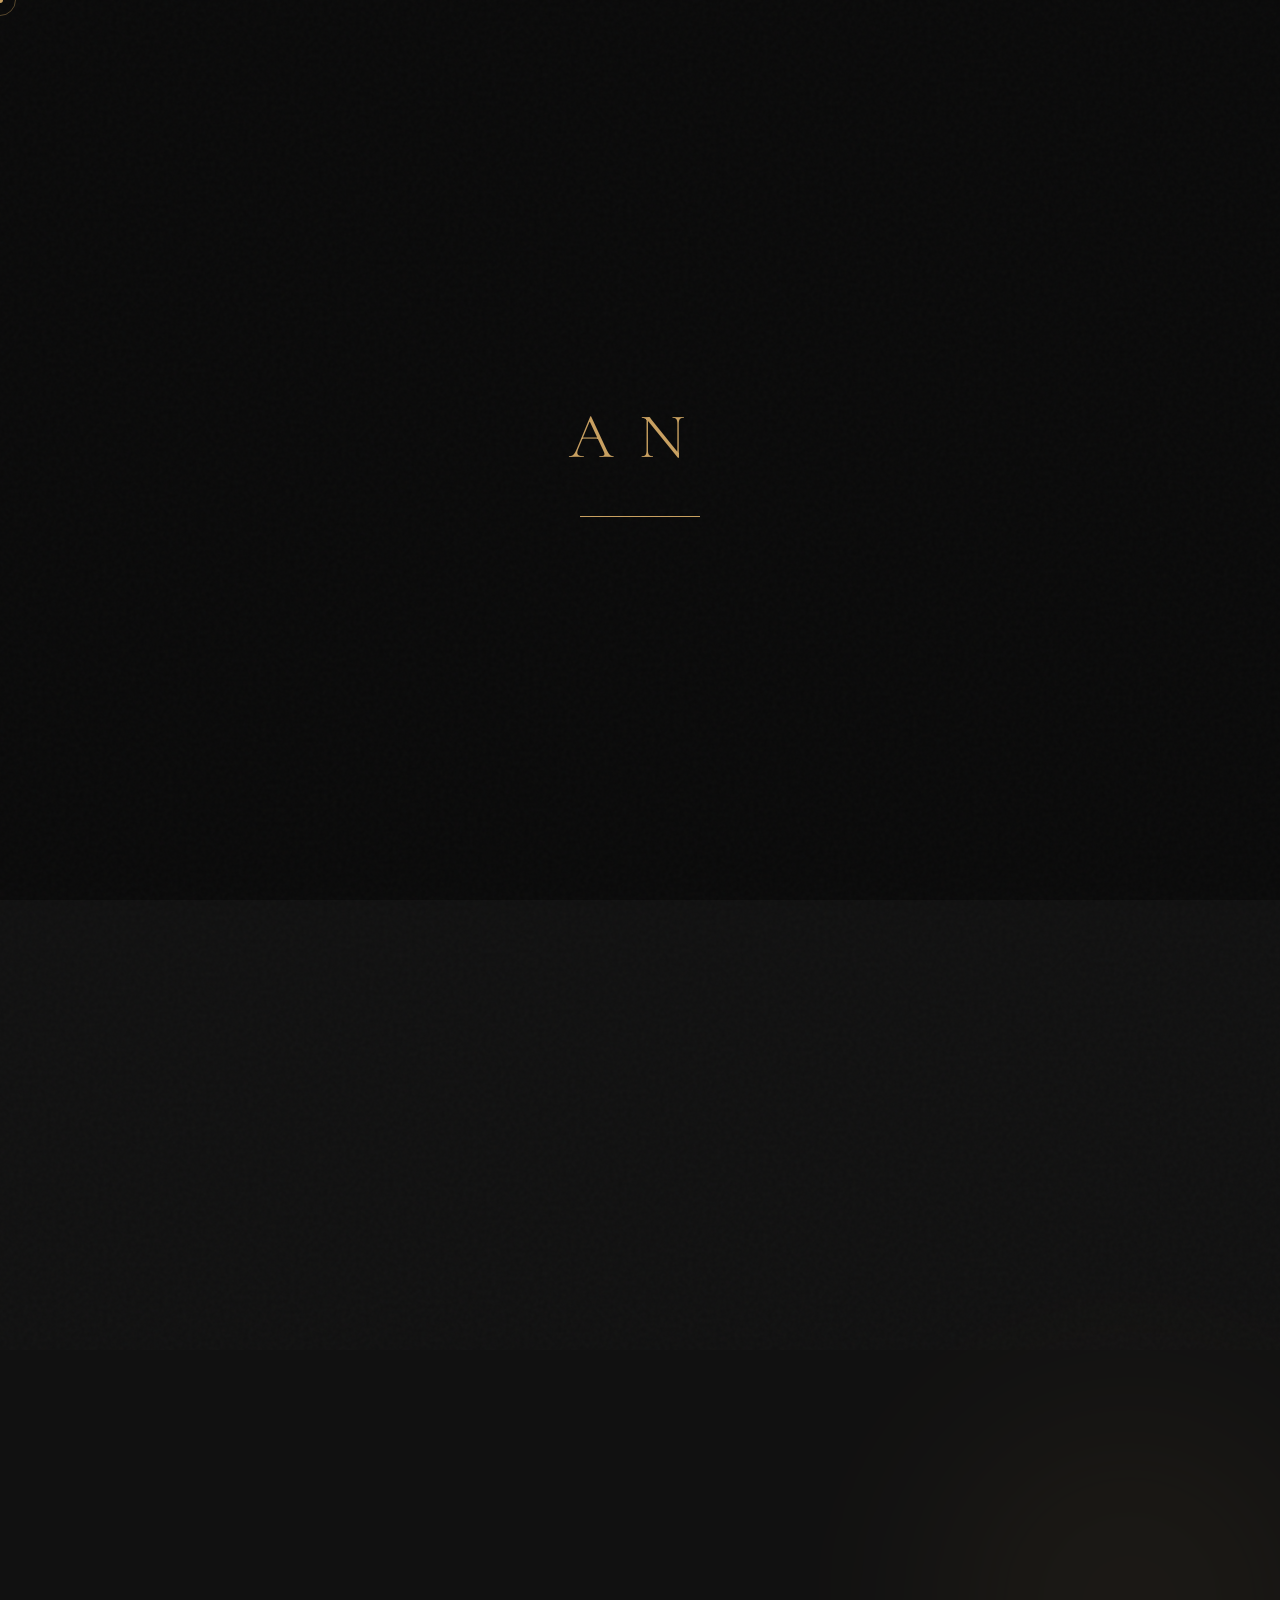
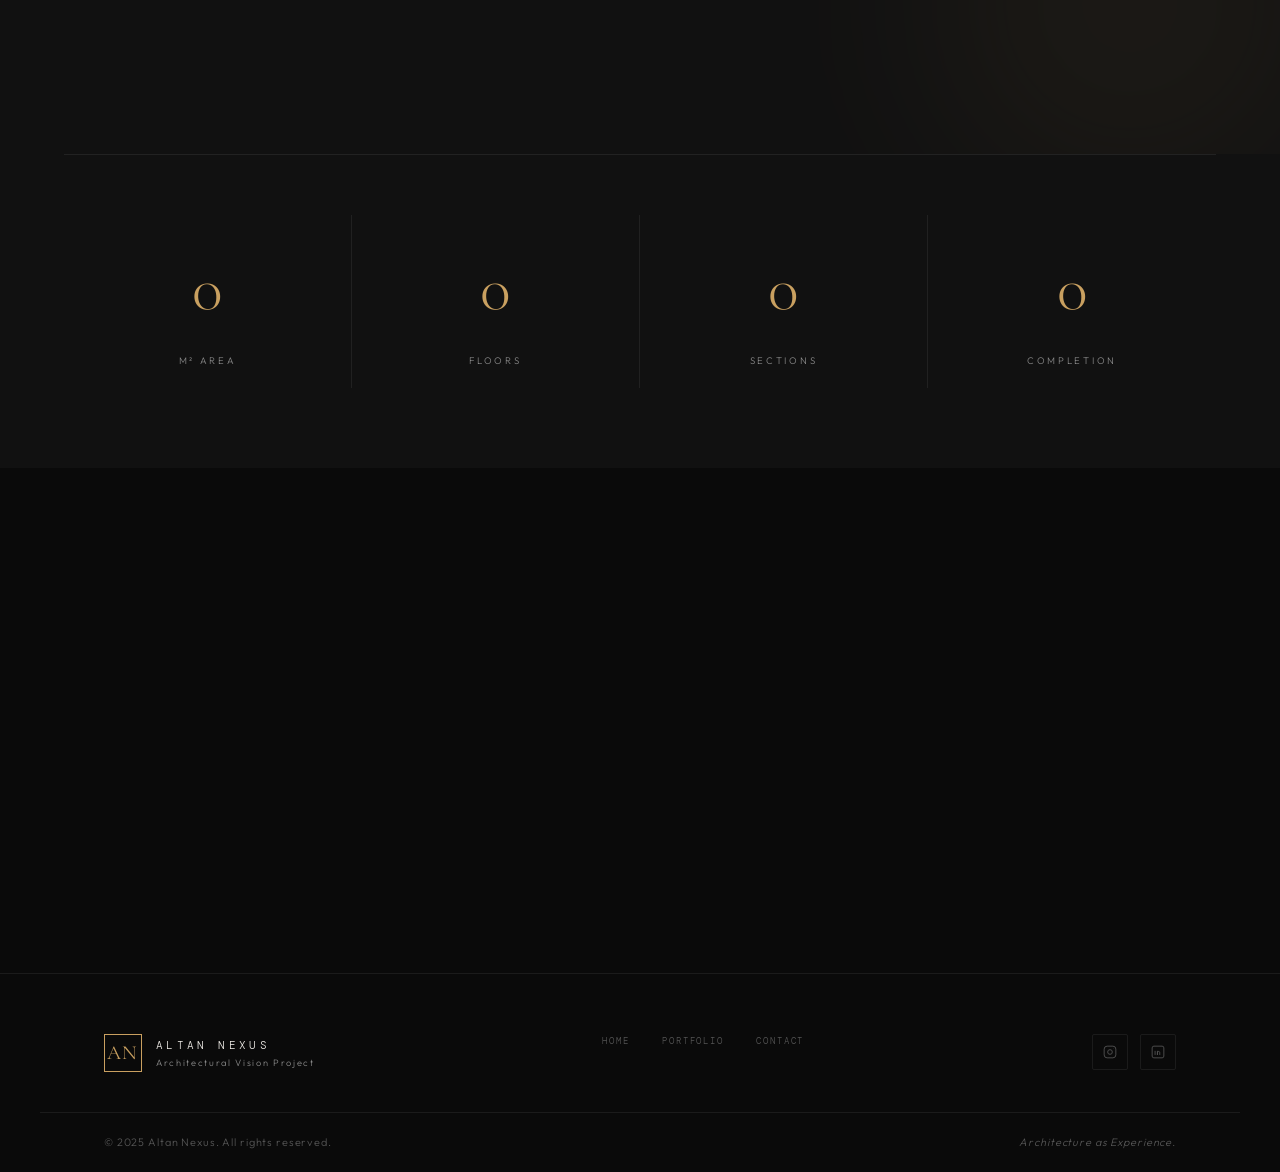
<file: index.html>
<!DOCTYPE html>
<html lang="en" data-page="index">
<head>
  <meta charset="UTF-8"/>
  <meta name="viewport" content="width=device-width, initial-scale=1.0"/>
  <title>ALTAN NEXUS — Architectural Vision</title>
  <meta name="description" content="Altan Nexus — A visionary architectural project for Skopje."/>
  <link rel="stylesheet" href="style.css"/>
  <link rel="preconnect" href="https://fonts.googleapis.com"/>
  <link rel="preconnect" href="https://fonts.gstatic.com" crossorigin/>
  <link href="https://fonts.googleapis.com/css2?family=Cormorant+Garamond:ital,wght@0,300;0,400;0,500;1,300;1,400&family=Outfit:wght@200;300;400&family=DM+Mono:wght@300;400&display=swap" rel="stylesheet"/>
  <style>
    /* Index-specific overrides */
    body { overflow: hidden; }
    body.ready { overflow: auto; }
  </style>
</head>
<body data-page="index">

  <div id="preloader">
    <span class="pre-word">AN</span>
    <div class="pre-bar"></div>
  </div>

  <div class="grain"></div>
  <div id="cursor"></div>
  <div id="cursor-ring"></div>

  <!-- NAV -->
  <nav id="nav">
    <a href="index.html" class="nav-logo">
      <span class="nav-logo-mark">AN</span>
      <span class="nav-logo-name">ALTAN NEXUS</span>
    </a>
    <ul class="nav-links">
      <li><a href="index.html" data-t="nav_home" class="active">Home</a></li>
      <li><a href="portfolio.html" data-t="nav_pf">Portfolio</a></li>
      <li><a href="#contact" data-t="nav_contact">Contact</a></li>
    </ul>
    <div class="nav-right">
      <div class="lang-sw">
        <button class="lang-btn on" data-lang="en">EN</button>
        <span class="lang-sep">|</span>
        <button class="lang-btn" data-lang="sq">AL</button>
        <span class="lang-sep">|</span>
        <button class="lang-btn" data-lang="mk">МК</button>
      </div>
      <button class="hbg" id="hbg" aria-label="Menu">
        <span></span><span></span><span></span>
      </button>
    </div>
  </nav>

  <div class="mob-menu" id="mobMenu">
    <ul>
      <li><a href="index.html" data-t="nav_home">Home</a></li>
      <li><a href="portfolio.html" data-t="nav_pf">Portfolio</a></li>
      <li><a href="#contact" data-t="nav_contact">Contact</a></li>
    </ul>
  </div>

  <!-- HERO -->
  <section class="idx-hero">
    <!-- Floating orbs -->
    <div class="orbs">
      <div class="orb orb-1"></div>
      <div class="orb orb-2"></div>
      <div class="orb orb-3"></div>
      <div class="orb orb-4"></div>
    </div>

    <div class="idx-hero-bg" id="heroBg">
      <div class="ph" style="position:absolute;inset:0;height:100%;background:
        linear-gradient(160deg,#0a1c14 0%,#0d1524 30%,#1a0d0a 60%,#0d0d0d 100%);">
      </div>
    </div>
    <div class="idx-overlay"></div>

    <!-- Decorative corner marks -->
    <div class="idx-corner idx-corner-tl"></div>
    <div class="idx-corner idx-corner-br"></div>

    <div class="idx-content">
      <p class="idx-eyebrow" data-t="idx_eye">Architectural Vision Project</p>
      <h1 class="idx-title">
        <span class="idx-title-line">ALTAN</span>
        <span class="idx-title-line">NEXUS</span>
      </h1>
      <p class="idx-sub" data-t="idx_sub">Architecture Project</p>
      <a href="portfolio.html" class="idx-cta">
        <span data-t="idx_cta">Explore My Portfolio</span>
        <svg viewBox="0 0 24 24" fill="none" stroke="currentColor" stroke-width="1.5">
          <path d="M5 12h14M12 5l7 7-7 7"/>
        </svg>
      </a>
    </div>

    <div class="idx-scroll">
      <div class="idx-scroll-line"></div>
      <span class="idx-scroll-txt" data-t="idx_scroll">Scroll</span>
    </div>
  </section>

  <!-- BRIEF INTRO SECTION -->
  <section id="intro" style="padding:var(--section-py) var(--gutter);position:relative;background:var(--surface);">
    <div class="orbs" style="position:absolute;">
      <div class="orb orb-2" style="opacity:.3"></div>
    </div>
    <div class="wrap" style="max-width:900px;">
      <span class="sec-label rv">Architectural Vision</span>
      <h2 class="sec-title rv d1">A Landmark<br><em>on the Vardar</em></h2>
      <div class="sec-divider rv d2"></div>
      <p class="sec-intro rv d3">
        Altan Nexus is a visionary mixed-use development conceived at the intersection
        of the Vardar River and the historic core of Skopje. Rising across thirty-eight
        floors, the project integrates residential, cultural, commercial, and public
        programmes into a single coherent urban gesture.
      </p>
      <br>
      <p class="sec-body rv d4">
        The project is presented across twelve distinct areas of architectural research —
        from initial concept and site analysis through to technical documentation,
        photorealistic renders, and interactive digital experiences.
      </p>
      <div style="margin-top:48px;" class="rv d5">
        <a href="portfolio.html" class="btn">
          <span data-t="idx_cta">Explore My Portfolio</span>
          <svg viewBox="0 0 24 24" fill="none" stroke="currentColor" stroke-width="1.5">
            <path d="M5 12h14M12 5l7 7-7 7"/>
          </svg>
        </a>
      </div>
    </div>
  </section>

  <!-- STATS -->
  <section style="padding:0 var(--gutter);background:var(--surface);">
    <div class="wrap" style="border-top:1px solid var(--border);padding-top:60px;padding-bottom:80px;display:grid;grid-template-columns:repeat(4,1fr);gap:0;">
      <div style="text-align:center;padding:20px;border-right:1px solid var(--border);">
        <div style="font-family:var(--font-display);font-size:clamp(2.5rem,5vw,4rem);font-weight:300;color:var(--accent);" data-count="120000">0</div>
        <div style="font-size:.6rem;letter-spacing:.28em;text-transform:uppercase;color:var(--gray-soft);margin-top:8px;">m² Area</div>
      </div>
      <div style="text-align:center;padding:20px;border-right:1px solid var(--border);">
        <div style="font-family:var(--font-display);font-size:clamp(2.5rem,5vw,4rem);font-weight:300;color:var(--accent);" data-count="38">0</div>
        <div style="font-size:.6rem;letter-spacing:.28em;text-transform:uppercase;color:var(--gray-soft);margin-top:8px;">Floors</div>
      </div>
      <div style="text-align:center;padding:20px;border-right:1px solid var(--border);">
        <div style="font-family:var(--font-display);font-size:clamp(2.5rem,5vw,4rem);font-weight:300;color:var(--accent);" data-count="12">0</div>
        <div style="font-size:.6rem;letter-spacing:.28em;text-transform:uppercase;color:var(--gray-soft);margin-top:8px;">Sections</div>
      </div>
      <div style="text-align:center;padding:20px;">
        <div style="font-family:var(--font-display);font-size:clamp(2.5rem,5vw,4rem);font-weight:300;color:var(--accent);" data-count="2026">0</div>
        <div style="font-size:.6rem;letter-spacing:.28em;text-transform:uppercase;color:var(--gray-soft);margin-top:8px;">Completion</div>
      </div>
    </div>
  </section>

  <!-- CONTACT -->
  <section id="contact" style="padding:var(--section-py) var(--gutter);background:var(--black);">
    <div class="wrap">
      <span class="sec-label rv">09 / Contact</span>
      <h2 class="sec-title rv d1">Get in Touch</h2>
      <div class="sec-divider rv d2"></div>
      <div style="display:grid;grid-template-columns:repeat(3,1fr);gap:48px;margin-top:20px;" class="rv d3">
        <div>
          <div style="font-family:var(--font-mono);font-size:.58rem;letter-spacing:.28em;text-transform:uppercase;color:var(--accent);margin-bottom:14px;">Project Office</div>
          <p style="font-size:.85rem;color:var(--gray-soft);line-height:1.8;">Skopje, Republic of North Macedonia<br>Bulevar Partizanski Odredi 00</p>
        </div>
        <div>
          <div style="font-family:var(--font-mono);font-size:.58rem;letter-spacing:.28em;text-transform:uppercase;color:var(--accent);margin-bottom:14px;">Enquiries</div>
          <p style="font-size:.85rem;color:var(--gray-soft);line-height:1.8;">
            <a href="/cdn-cgi/l/email-protection#cba2a5ada48baaa7bfaaa5a5aeb3beb8e5a8a4a6" style="transition:color .2s"><span class="__cf_email__" data-cfemail="721b1c141d32131e06131c1c170a07015c111d1f">[email&#160;protected]</span></a><br>
            <a href="tel:+38912345678" style="transition:color .2s">+389 12 345 678</a>
          </p>
        </div>
        <div>
          <div style="font-family:var(--font-mono);font-size:.58rem;letter-spacing:.28em;text-transform:uppercase;color:var(--accent);margin-bottom:14px;">Project Team</div>
          <p style="font-size:.85rem;color:var(--gray-soft);line-height:1.8;">Lead Architect · Structural<br>Landscape · Digital</p>
        </div>
      </div>
    </div>
  </section>

  <!-- FOOTER -->
  <footer>
    <div class="footer-in">
      <div class="footer-brand nav-logo">
        <span class="nav-logo-mark">AN</span>
        <div>
          <div class="nav-logo-name" style="font-size:.7rem">ALTAN NEXUS</div>
          <div style="font-size:.58rem;letter-spacing:.18em;color:var(--gray-soft)" data-t="footer_sub">Architectural Vision Project</div>
        </div>
      </div>
      <nav class="footer-nav">
        <a href="index.html" data-t="nav_home">Home</a>
        <a href="portfolio.html" data-t="nav_pf">Portfolio</a>
        <a href="#contact" data-t="nav_contact">Contact</a>
      </nav>
      <div class="footer-social">
        <a class="soc" href="#" aria-label="Instagram">
          <svg viewBox="0 0 24 24" fill="none" stroke="currentColor" stroke-width="1.5"><rect x="2" y="2" width="20" height="20" rx="5"/><circle cx="12" cy="12" r="4"/><circle cx="17.5" cy="6.5" r=".5" fill="currentColor" stroke="none"/></svg>
        </a>
        <a class="soc" href="#" aria-label="LinkedIn">
          <svg viewBox="0 0 24 24" fill="none" stroke="currentColor" stroke-width="1.5"><rect x="2" y="2" width="20" height="20" rx="3"/><path d="M7 10v7M7 7v.01M11 17v-4c0-1.1.9-2 2-2s2 .9 2 2v4M11 10v7"/></svg>
        </a>
      </div>
    </div>
    <div class="footer-bottom">
      <span data-t="footer_cr">© 2025 Altan Nexus. All rights reserved.</span>
      <span style="font-style:italic" data-t="footer_tag">Architecture as Experience.</span>
    </div>
  </footer>

  <script data-cfasync="false" src="/cdn-cgi/scripts/5c5dd728/cloudflare-static/email-decode.min
</file>
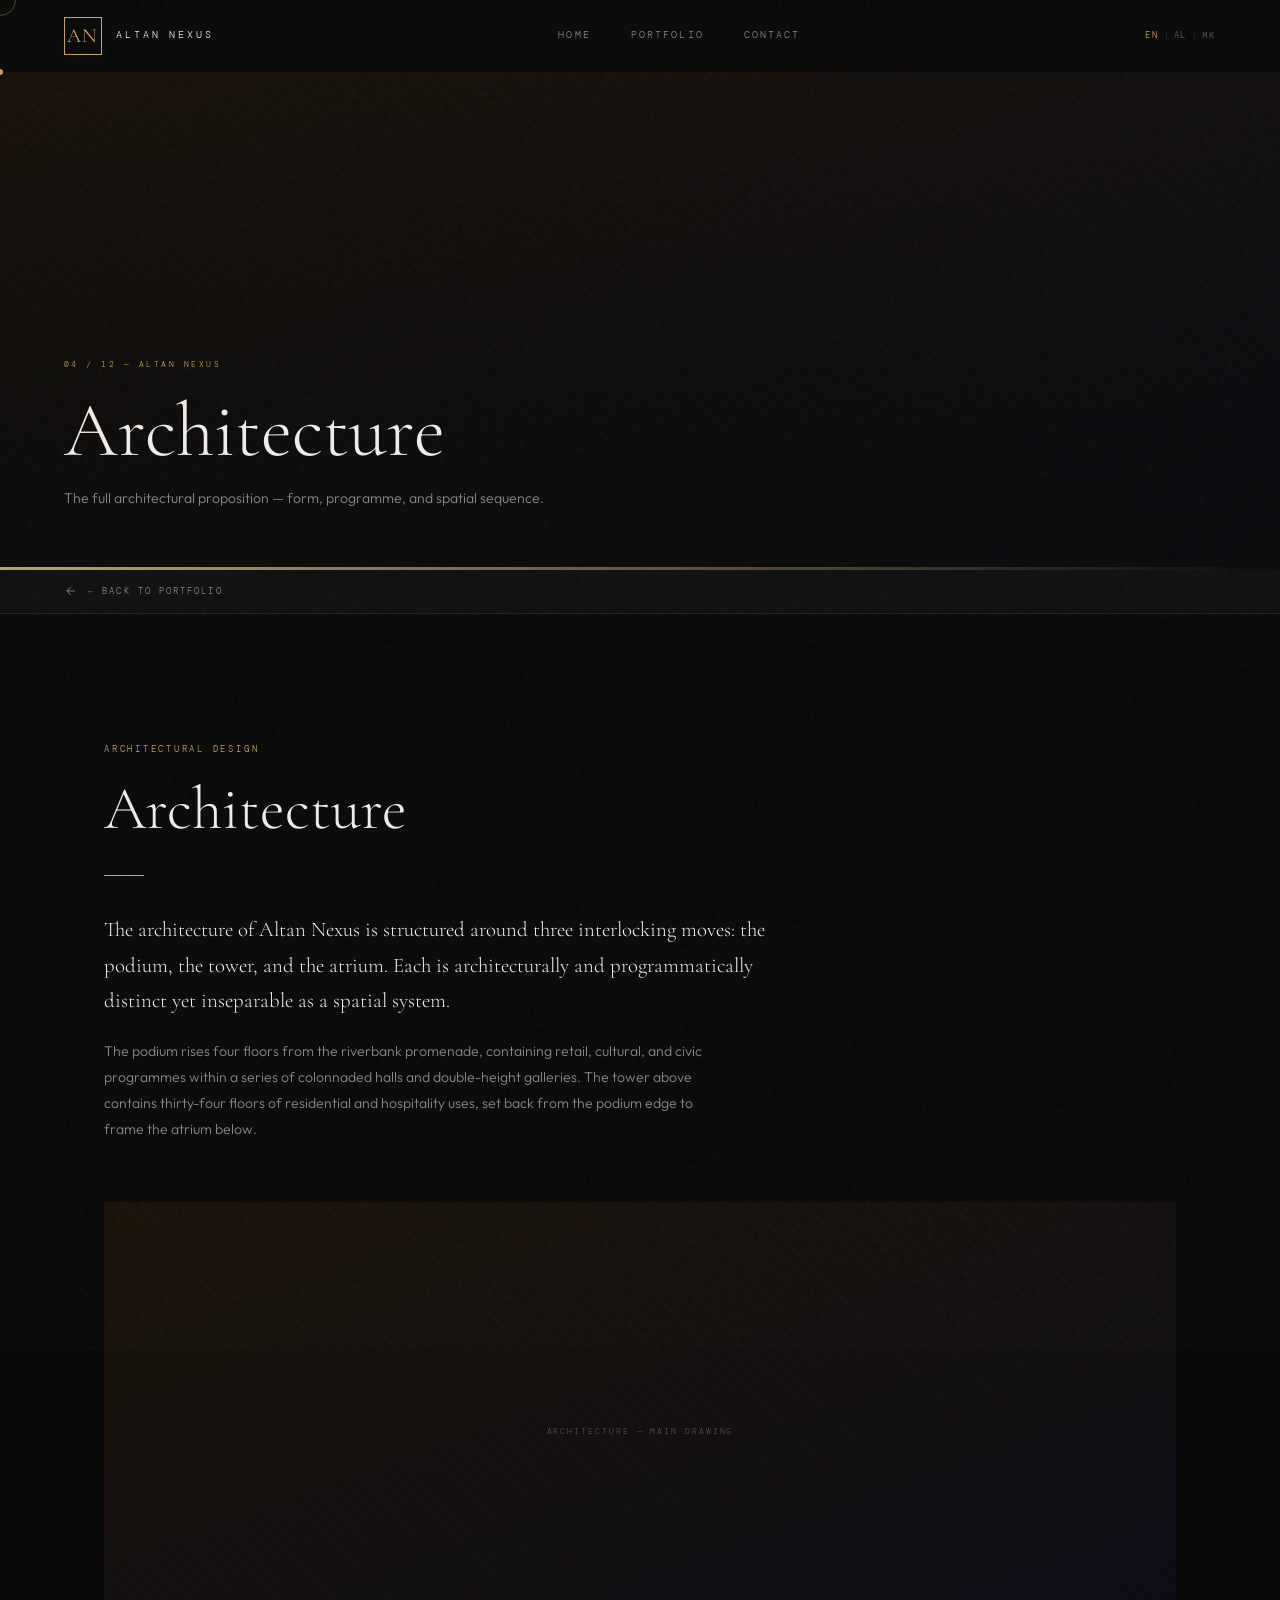
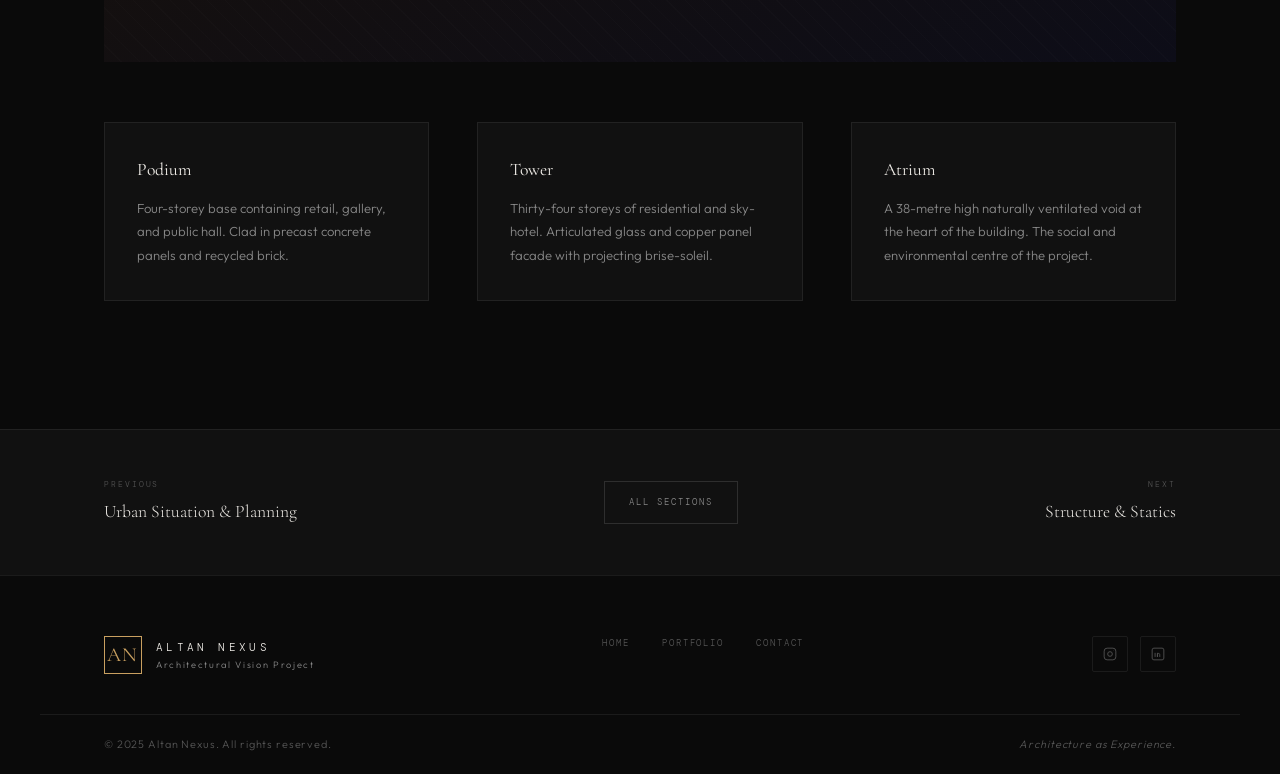
<file: architecture.html>
<!DOCTYPE html>
<html lang="en">
<head>
  <meta charset="UTF-8"/>
  <meta name="viewport" content="width=device-width, initial-scale=1.0"/>
  <title>ALTAN NEXUS — Architecture</title>
  <link rel="stylesheet" href="style.css"/>
  <link rel="preconnect" href="https://fonts.googleapis.com"/>
  <link rel="preconnect" href="https://fonts.gstatic.com" crossorigin/>
  <link href="https://fonts.googleapis.com/css2?family=Cormorant+Garamond:ital,wght@0,300;0,400;0,500;1,300;1,400&family=Outfit:wght@200;300;400&family=DM+Mono:wght@300;400&display=swap" rel="stylesheet"/>
</head>
<body data-page="architecture">
  <div id="preloader"><span class="pre-word">AN</span><div class="pre-bar"></div></div>
  <div class="grain"></div>
  <div id="cursor"></div>
  <div id="cursor-ring"></div>

  <nav id="nav">
    <a href="index.html" class="nav-logo">
      <span class="nav-logo-mark">AN</span>
      <span class="nav-logo-name">ALTAN NEXUS</span>
    </a>
    <ul class="nav-links">
      <li><a href="index.html" data-t="nav_home">Home</a></li>
      <li><a href="portfolio.html" data-t="nav_pf" class="active">Portfolio</a></li>
      <li><a href="index.html#contact" data-t="nav_contact">Contact</a></li>
    </ul>
    <div class="nav-right">
      <div class="lang-sw">
        <button class="lang-btn on" data-lang="en">EN</button>
        <span class="lang-sep">|</span>
        <button class="lang-btn" data-lang="sq">AL</button>
        <span class="lang-sep">|</span>
        <button class="lang-btn" data-lang="mk">МК</button>
      </div>
      <button class="hbg" id="hbg" aria-label="Menu"><span></span><span></span><span></span></button>
    </div>
  </nav>
  <div class="mob-menu" id="mobMenu">
    <ul>
      <li><a href="index.html" data-t="nav_home">Home</a></li>
      <li><a href="portfolio.html" data-t="nav_pf">Portfolio</a></li>
      <li><a href="index.html#contact" data-t="nav_contact">Contact</a></li>
    </ul>
  </div>

  <header class="sp-hero" style="margin-top:var(--nav-h);">
    <div class="ph" style="position:absolute;inset:0;height:100%;background:linear-gradient(160deg,#1a1208 0%,#0d0d18 100%);"></div>
    <div class="sp-hero-overlay"></div>
    <div class="sp-hero-content">
      <span class="sp-hero-num">04 / 12 — ALTAN NEXUS</span>
      <h1 class="sp-hero-title">Architecture</h1>
      <p class="sp-hero-sub">The full architectural proposition — form, programme, and spatial sequence.</p>
    </div>
  </header>
  <div class="sp-stripe"></div>

  <div class="back-to-pf">
    <a href="portfolio.html">
      <svg viewBox="0 0 24 24" fill="none" stroke="currentColor" stroke-width="1.5"><path d="M19 12H5M12 5l-7 7 7 7"/></svg>
      <span data-t="back_pf">← Back to Portfolio</span>
    </a>
  </div>

  <main>
    <section class="content-section" style="background:var(--black);">
      <div class="content-inner">
        <span class="sec-label rv">Architectural Design</span>
        <h2 class="sec-title rv d1">Architecture</h2>
        <div class="sec-divider rv d2"></div>
        <p class="sec-intro rv d3">The architecture of Altan Nexus is structured around three interlocking moves: the podium, the tower, and the atrium. Each is architecturally and programmatically distinct yet inseparable as a spatial system.</p>
        <p class="sec-body rv d4">The podium rises four floors from the riverbank promenade, containing retail, cultural, and civic programmes within a series of colonnaded halls and double-height galleries. The tower above contains thirty-four floors of residential and hospitality uses, set back from the podium edge to frame the atrium below.</p>
        <div class="ph img-wide rv d3" style="margin-top:60px;background:linear-gradient(160deg,#1a1208 0%,#0d0d18 100%);"><span class="ph-label">Architecture — Main Drawing</span></div>
        <div class="three-col" style="margin-top:60px;">
          <div class="info-block rv"><h3>Podium</h3><p>Four-storey base containing retail, gallery, and public hall. Clad in precast concrete panels and recycled brick.</p></div>
          <div class="info-block rv d1"><h3>Tower</h3><p>Thirty-four storeys of residential and sky-hotel. Articulated glass and copper panel facade with projecting brise-soleil.</p></div>
          <div class="info-block rv d2"><h3>Atrium</h3><p>A 38-metre high naturally ventilated void at the heart of the building. The social and environmental centre of the project.</p></div>
        </div>
      </div>
    </section>
  </main>

  <div style="background:var(--surface);border-top:1px solid var(--border);">
    <div class="page-nav">
      <a href="urban-plan.html" class="pn-item">
        <span class="pn-label" data-t="prev">← Previous</span>
        <span class="pn-title">Urban Situation & Planning</span>
      </a>
      <a href="portfolio.html" class="btn-ghost" style="white-space:nowrap;" data-t="all_sec">All Sections</a>
      <a href="structure.html" class="pn-item right">
        <span class="pn-label" data-t="next">Next →</span>
        <span class="pn-title">Structure & Statics</span>
      </a>
    </div>
  </div>

  <footer>
    <div class="footer-in">
      <div class="nav-logo">
        <span class="nav-logo-mark">AN</span>
        <div>
          <div class="nav-logo-name" style="font-size:.7rem">ALTAN NEXUS</div>
          <div style="font-size:.58rem;letter-spacing:.18em;color:var(--gray-soft)" data-t="footer_sub">Architectural Vision Project</div>
        </div>
      </div>
      <nav class="footer-nav">
        <a href="index.html" data-t="nav_home">Home</a>
        <a href="portfolio.html" data-t="nav_pf">Portfolio</a>
        <a href="index.html#contact" data-t="nav_contact">Contact</a>
      </nav>
      <div class="footer-social">
        <a class="soc" href="#" aria-label="Instagram"><svg viewBox="0 0 24 24" fill="none" stroke="currentColor" stroke-width="1.5"><rect x="2" y="2" width="20" height="20" rx="5"/><circle cx="12" cy="12" r="4"/><circle cx="17.5" cy="6.5" r=".5" fill="currentColor" stroke="none"/></svg></a>
        <a class="soc" href="#" aria-label="LinkedIn"><svg viewBox="0 0 24 24" fill="none" stroke="currentColor" stroke-width="1.5"><rect x="2" y="2" width="20" height="20" rx="3"/><path d="M7 10v7M7 7v.01M11 17v-4c0-1.1.9-2 2-2s2 .9 2 2v4M11 10v7"/></svg></a>
      </div>
    </div>
    <div class="footer-bottom">
      <span data-t="footer_cr">© 2025 Altan Nexus. All rights reserved.</span>
      <span style="font-style:italic" data-t="footer_tag">Architecture as Experience.</span>
    </div>
  </footer>

  <script src="script.js"></script>
</body>
</html>
</file>
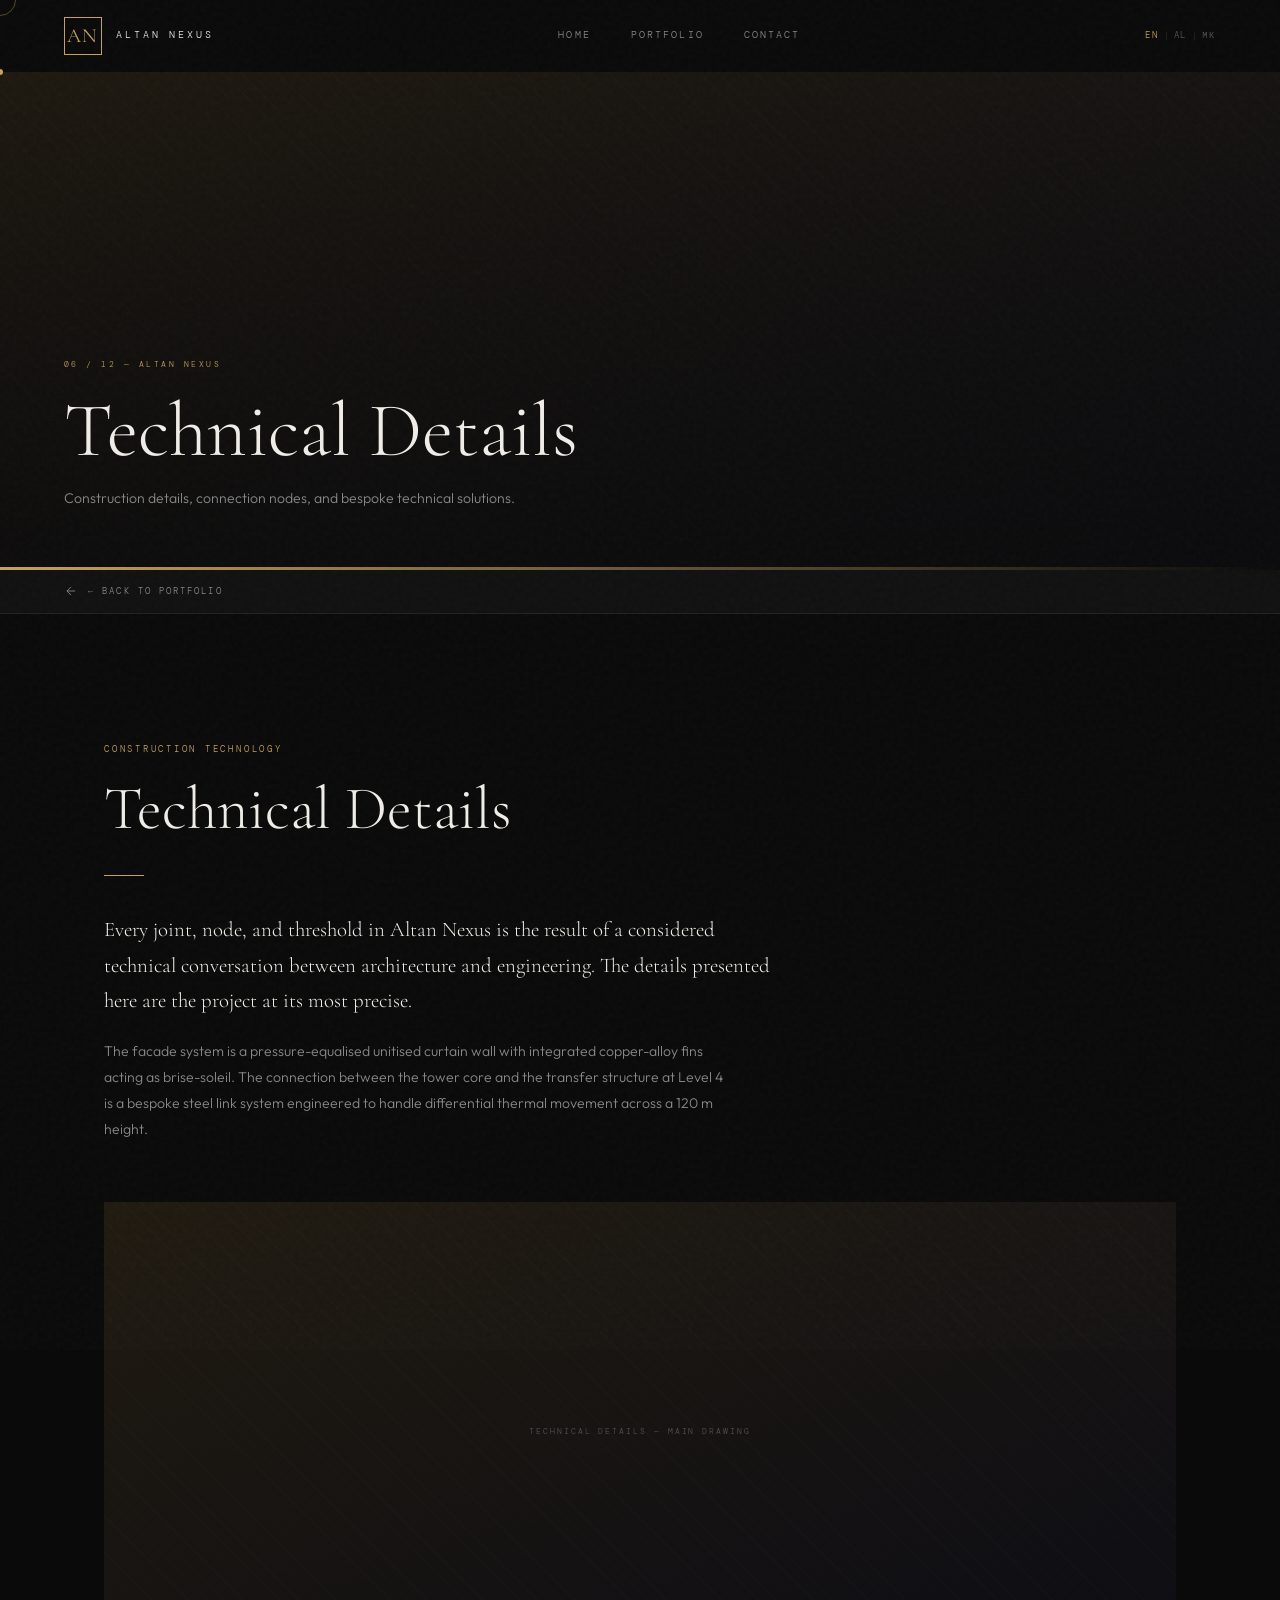
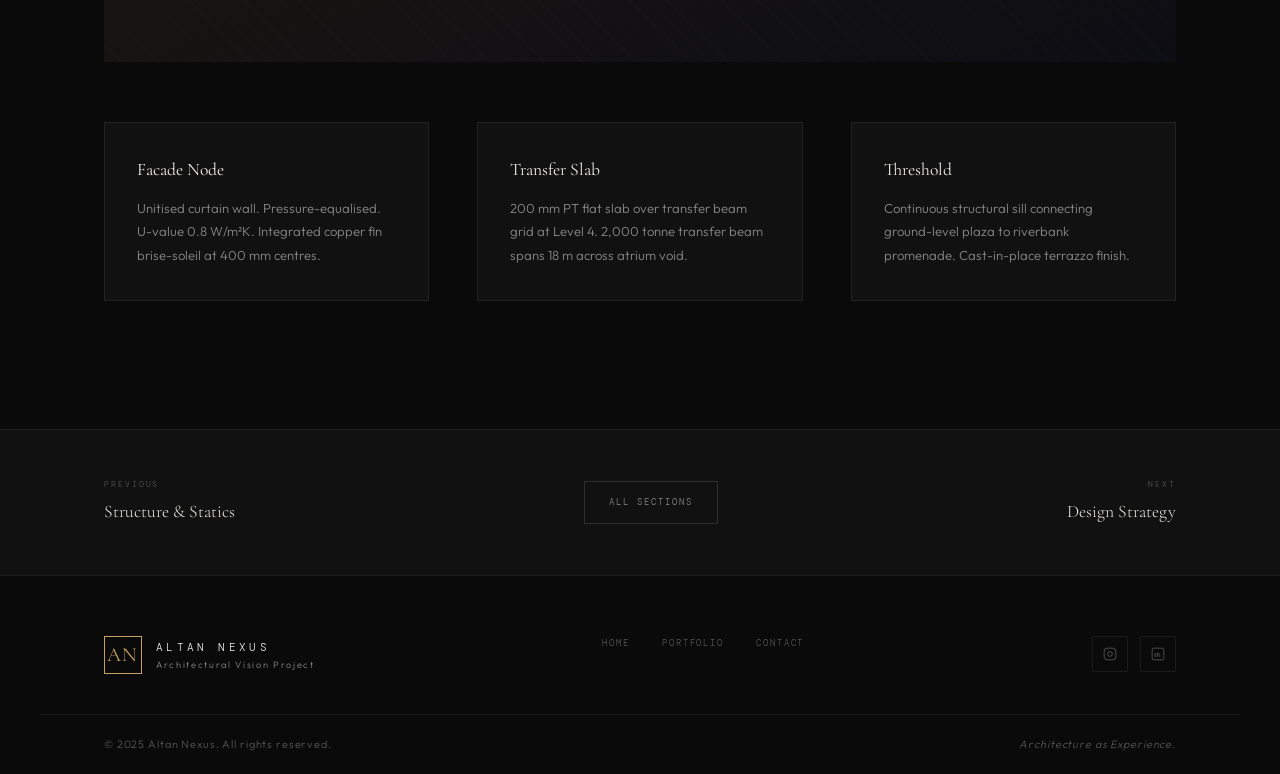
<file: details.html>
<!DOCTYPE html>
<html lang="en">
<head>
  <meta charset="UTF-8"/>
  <meta name="viewport" content="width=device-width, initial-scale=1.0"/>
  <title>ALTAN NEXUS — Technical Details</title>
  <link rel="stylesheet" href="style.css"/>
  <link rel="preconnect" href="https://fonts.googleapis.com"/>
  <link rel="preconnect" href="https://fonts.gstatic.com" crossorigin/>
  <link href="https://fonts.googleapis.com/css2?family=Cormorant+Garamond:ital,wght@0,300;0,400;0,500;1,300;1,400&family=Outfit:wght@200;300;400&family=DM+Mono:wght@300;400&display=swap" rel="stylesheet"/>
</head>
<body data-page="details">
  <div id="preloader"><span class="pre-word">AN</span><div class="pre-bar"></div></div>
  <div class="grain"></div>
  <div id="cursor"></div>
  <div id="cursor-ring"></div>

  <nav id="nav">
    <a href="index.html" class="nav-logo">
      <span class="nav-logo-mark">AN</span>
      <span class="nav-logo-name">ALTAN NEXUS</span>
    </a>
    <ul class="nav-links">
      <li><a href="index.html" data-t="nav_home">Home</a></li>
      <li><a href="portfolio.html" data-t="nav_pf" class="active">Portfolio</a></li>
      <li><a href="index.html#contact" data-t="nav_contact">Contact</a></li>
    </ul>
    <div class="nav-right">
      <div class="lang-sw">
        <button class="lang-btn on" data-lang="en">EN</button>
        <span class="lang-sep">|</span>
        <button class="lang-btn" data-lang="sq">AL</button>
        <span class="lang-sep">|</span>
        <button class="lang-btn" data-lang="mk">МК</button>
      </div>
      <button class="hbg" id="hbg" aria-label="Menu"><span></span><span></span><span></span></button>
    </div>
  </nav>
  <div class="mob-menu" id="mobMenu">
    <ul>
      <li><a href="index.html" data-t="nav_home">Home</a></li>
      <li><a href="portfolio.html" data-t="nav_pf">Portfolio</a></li>
      <li><a href="index.html#contact" data-t="nav_contact">Contact</a></li>
    </ul>
  </div>

  <header class="sp-hero" style="margin-top:var(--nav-h);">
    <div class="ph" style="position:absolute;inset:0;height:100%;background:linear-gradient(160deg,#201a10 0%,#0d0d14 100%);"></div>
    <div class="sp-hero-overlay"></div>
    <div class="sp-hero-content">
      <span class="sp-hero-num">06 / 12 — ALTAN NEXUS</span>
      <h1 class="sp-hero-title">Technical Details</h1>
      <p class="sp-hero-sub">Construction details, connection nodes, and bespoke technical solutions.</p>
    </div>
  </header>
  <div class="sp-stripe"></div>

  <div class="back-to-pf">
    <a href="portfolio.html">
      <svg viewBox="0 0 24 24" fill="none" stroke="currentColor" stroke-width="1.5"><path d="M19 12H5M12 5l-7 7 7 7"/></svg>
      <span data-t="back_pf">← Back to Portfolio</span>
    </a>
  </div>

  <main>
    <section class="content-section" style="background:var(--black);">
      <div class="content-inner">
        <span class="sec-label rv">Construction Technology</span>
        <h2 class="sec-title rv d1">Technical Details</h2>
        <div class="sec-divider rv d2"></div>
        <p class="sec-intro rv d3">Every joint, node, and threshold in Altan Nexus is the result of a considered technical conversation between architecture and engineering. The details presented here are the project at its most precise.</p>
        <p class="sec-body rv d4">The facade system is a pressure-equalised unitised curtain wall with integrated copper-alloy fins acting as brise-soleil. The connection between the tower core and the transfer structure at Level 4 is a bespoke steel link system engineered to handle differential thermal movement across a 120 m height.</p>
        <div class="ph img-wide rv d3" style="margin-top:60px;background:linear-gradient(160deg,#201a10 0%,#0d0d14 100%);"><span class="ph-label">Technical Details — Main Drawing</span></div>
        <div class="three-col" style="margin-top:60px;">
          <div class="info-block rv"><h3>Facade Node</h3><p>Unitised curtain wall. Pressure-equalised. U-value 0.8 W/m²K. Integrated copper fin brise-soleil at 400 mm centres.</p></div>
          <div class="info-block rv d1"><h3>Transfer Slab</h3><p>200 mm PT flat slab over transfer beam grid at Level 4. 2,000 tonne transfer beam spans 18 m across atrium void.</p></div>
          <div class="info-block rv d2"><h3>Threshold</h3><p>Continuous structural sill connecting ground-level plaza to riverbank promenade. Cast-in-place terrazzo finish.</p></div>
        </div>
      </div>
    </section>
  </main>

  <div style="background:var(--surface);border-top:1px solid var(--border);">
    <div class="page-nav">
      <a href="structure.html" class="pn-item">
        <span class="pn-label" data-t="prev">← Previous</span>
        <span class="pn-title">Structure & Statics</span>
      </a>
      <a href="portfolio.html" class="btn-ghost" style="white-space:nowrap;" data-t="all_sec">All Sections</a>
      <a href="design.html" class="pn-item right">
        <span class="pn-label" data-t="next">Next →</span>
        <span class="pn-title">Design Strategy</span>
      </a>
    </div>
  </div>

  <footer>
    <div class="footer-in">
      <div class="nav-logo">
        <span class="nav-logo-mark">AN</span>
        <div>
          <div class="nav-logo-name" style="font-size:.7rem">ALTAN NEXUS</div>
          <div style="font-size:.58rem;letter-spacing:.18em;color:var(--gray-soft)" data-t="footer_sub">Architectural Vision Project</div>
        </div>
      </div>
      <nav class="footer-nav">
        <a href="index.html" data-t="nav_home">Home</a>
        <a href="portfolio.html" data-t="nav_pf">Portfolio</a>
        <a href="index.html#contact" data-t="nav_contact">Contact</a>
      </nav>
      <div class="footer-social">
        <a class="soc" href="#" aria-label="Instagram"><svg viewBox="0 0 24 24" fill="none" stroke="currentColor" stroke-width="1.5"><rect x="2" y="2" width="20" height="20" rx="5"/><circle cx="12" cy="12" r="4"/><circle cx="17.5" cy="6.5" r=".5" fill="currentColor" stroke="none"/></svg></a>
        <a class="soc" href="#" aria-label="LinkedIn"><svg viewBox="0 0 24 24" fill="none" stroke="currentColor" stroke-width="1.5"><rect x="2" y="2" width="20" height="20" rx="3"/><path d="M7 10v7M7 7v.01M11 17v-4c0-1.1.9-2 2-2s2 .9 2 2v4M11 10v7"/></svg></a>
      </div>
    </div>
    <div class="footer-bottom">
      <span data-t="footer_cr">© 2025 Altan Nexus. All rights reserved.</span>
      <span style="font-style:italic" data-t="footer_tag">Architecture as Experience.</span>
    </div>
  </footer>

  <script src="script.js"></script>
</body>
</html>
</file>
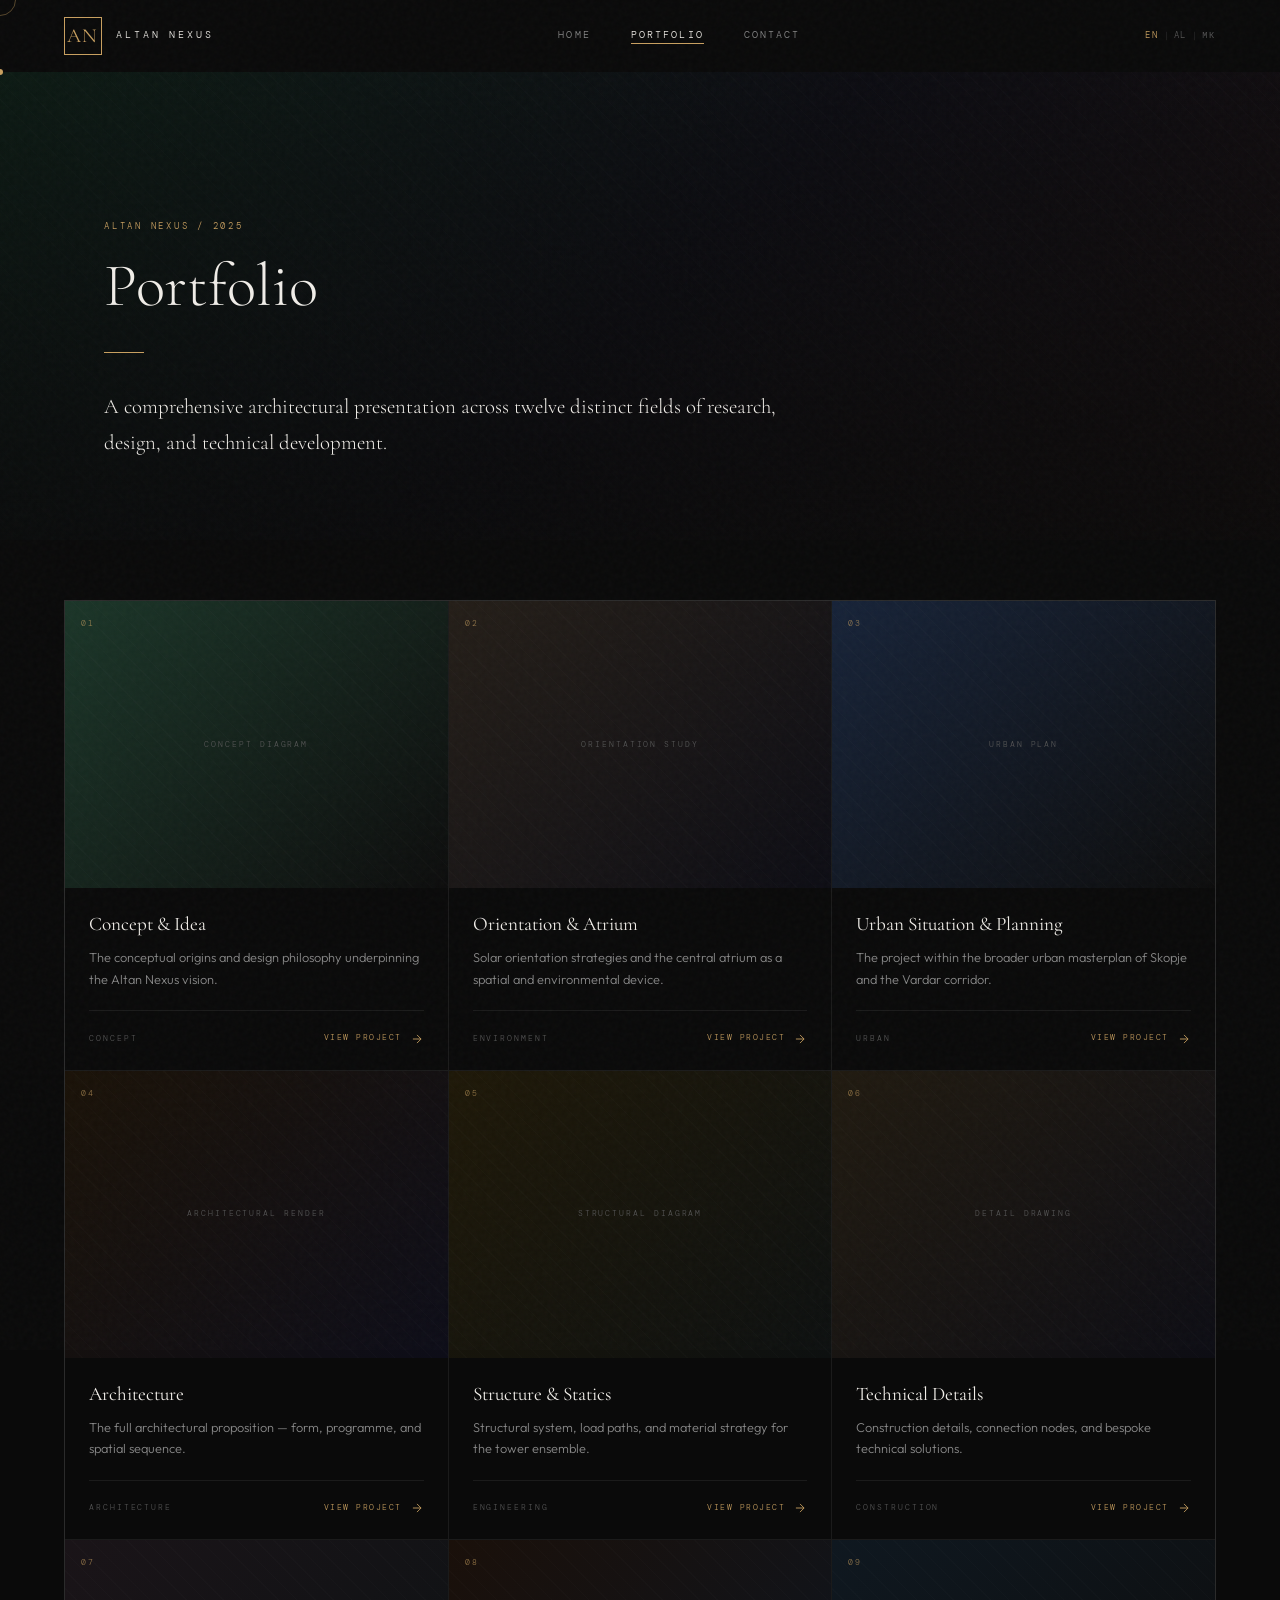
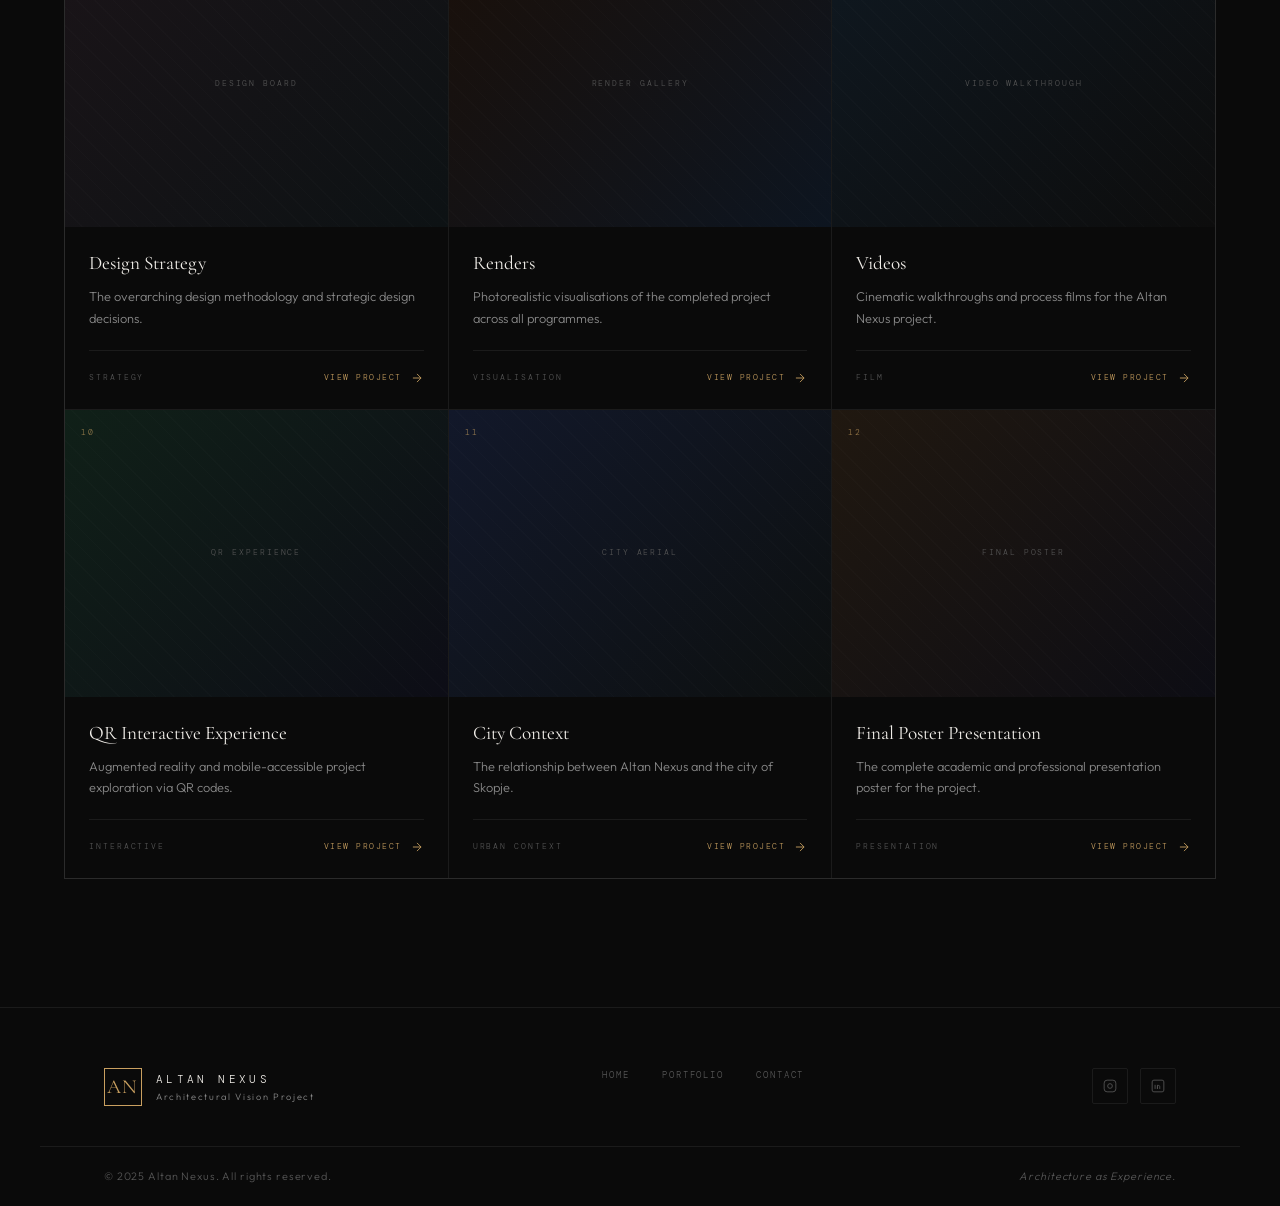
<file: portfolio.html>
<!DOCTYPE html>
<html lang="en">
<head>
  <meta charset="UTF-8"/>
  <meta name="viewport" content="width=device-width, initial-scale=1.0"/>
  <title>ALTAN NEXUS — Portfolio</title>
  <meta name="description" content="Twelve distinct areas of architectural research, design and technical development."/>
  <link rel="stylesheet" href="style.css"/>
  <link rel="preconnect" href="https://fonts.googleapis.com"/>
  <link rel="preconnect" href="https://fonts.gstatic.com" crossorigin/>
  <link href="https://fonts.googleapis.com/css2?family=Cormorant+Garamond:ital,wght@0,300;0,400;0,500;1,300;1,400&family=Outfit:wght@200;300;400&family=DM+Mono:wght@300;400&display=swap" rel="stylesheet"/>
</head>
<body data-page="portfolio">
  <div id="preloader"><span class="pre-word">AN</span><div class="pre-bar"></div></div>
  <div class="grain"></div>
  <div id="cursor"></div>
  <div id="cursor-ring"></div>

  <nav id="nav">
    <a href="index.html" class="nav-logo">
      <span class="nav-logo-mark">AN</span>
      <span class="nav-logo-name">ALTAN NEXUS</span>
    </a>
    <ul class="nav-links">
      <li><a href="index.html" data-t="nav_home">Home</a></li>
      <li><a href="portfolio.html" data-t="nav_pf" class="active">Portfolio</a></li>
      <li><a href="index.html#contact" data-t="nav_contact">Contact</a></li>
    </ul>
    <div class="nav-right">
      <div class="lang-sw">
        <button class="lang-btn on" data-lang="en">EN</button>
        <span class="lang-sep">|</span>
        <button class="lang-btn" data-lang="sq">AL</button>
        <span class="lang-sep">|</span>
        <button class="lang-btn" data-lang="mk">МК</button>
      </div>
      <button class="hbg" id="hbg" aria-label="Menu"><span></span><span></span><span></span></button>
    </div>
  </nav>
  <div class="mob-menu" id="mobMenu">
    <ul>
      <li><a href="index.html" data-t="nav_home">Home</a></li>
      <li><a href="portfolio.html" data-t="nav_pf">Portfolio</a></li>
      <li><a href="index.html#contact" data-t="nav_contact">Contact</a></li>
    </ul>
  </div>

  <section class="pf-hero" style="margin-top:var(--nav-h);">
    <div class="orbs" style="position:absolute;inset:0;overflow:hidden;">
      <div class="orb orb-1" style="opacity:.4"></div>
      <div class="orb orb-3" style="opacity:.3"></div>
    </div>
    <div class="ph" style="position:absolute;inset:0;height:100%;background:linear-gradient(135deg,#0d1e16 0%,#0d0d14 50%,#160d0d 100%);"></div>
    <div class="pf-hero-ov"></div>
    <div class="pf-hero-text" style="padding-top:calc(var(--nav-h));">
      <span class="sec-label rv">Altan Nexus / 2025</span>
      <h1 class="sec-title rv d1" data-t="pf_hero_title">Portfolio</h1>
      <div class="sec-divider rv d2"></div>
      <p class="sec-intro rv d3" data-t="pf_hero_desc">
        A comprehensive architectural presentation across twelve distinct fields of research, design, and technical development.
      </p>
    </div>
  </section>

  <section class="pf-grid-wrap" style="background:var(--black);">
    <div class="pf-grid">

      <div class="card rv">
        <div class="card-img">
          <div class="ph" style="background:linear-gradient(135deg,#1b3528,#0d0d0d);"><span class="ph-label">Concept Diagram</span></div>
          <span class="card-num">01</span>
        </div>
        <div class="card-body">
          <h3 class="card-title" data-t="c1">Concept &amp; Idea</h3>
          <p class="card-desc" data-t="c1d">The conceptual origins and design philosophy underpinning the Altan Nexus vision.</p>
          <div class="card-foot">
            <span class="card-tag">Concept</span>
            <a href="concept.html" class="card-arrow"><span data-t="view_btn">View Project</span><svg viewBox="0 0 24 24" fill="none" stroke="currentColor" stroke-width="1.5"><path d="M5 12h14M12 5l7 7-7 7"/></svg></a>
          </div>
        </div>
      </div>

      <div class="card rv d1">
        <div class="card-img">
          <div class="ph" style="background:linear-gradient(135deg,#241e18,#0d0d14);"><span class="ph-label">Orientation Study</span></div>
          <span class="card-num">02</span>
        </div>
        <div class="card-body">
          <h3 class="card-title" data-t="c3">Orientation &amp; Atrium</h3>
          <p class="card-desc" data-t="c3d">Solar orientation strategies and the central atrium as a spatial and environmental device.</p>
          <div class="card-foot">
            <span class="card-tag">Environment</span>
            <a href="orientation-atrium.html" class="card-arrow"><span data-t="view_btn">View Project</span><svg viewBox="0 0 24 24" fill="none" stroke="currentColor" stroke-width="1.5"><path d="M5 12h14M12 5l7 7-7 7"/></svg></a>
          </div>
        </div>
      </div>

      <div class="card rv d2">
        <div class="card-img">
          <div class="ph" style="background:linear-gradient(135deg,#172338,#0d0d0d);"><span class="ph-label">Urban Plan</span></div>
          <span class="card-num">03</span>
        </div>
        <div class="card-body">
          <h3 class="card-title" data-t="c4">Urban Situation &amp; Planning</h3>
          <p class="card-desc" data-t="c4d">The project within the broader urban masterplan of Skopje and the Vardar corridor.</p>
          <div class="card-foot">
            <span class="card-tag">Urban</span>
            <a href="urban-plan.html" class="card-arrow"><span data-t="view_btn">View Project</span><svg viewBox="0 0 24 24" fill="none" stroke="currentColor" stroke-width="1.5"><path d="M5 12h14M12 5l7 7-7 7"/></svg></a>
          </div>
        </div>
      </div>

      <div class="card rv">
        <div class="card-img">
          <div class="ph" style="background:linear-gradient(135deg,#1a1208,#0d0d18);"><span class="ph-label">Architectural Render</span></div>
          <span class="card-num">04</span>
        </div>
        <div class="card-body">
          <h3 class="card-title" data-t="c5">Architecture</h3>
          <p class="card-desc" data-t="c5d">The full architectural proposition — form, programme, and spatial sequence.</p>
          <div class="card-foot">
            <span class="card-tag">Architecture</span>
            <a href="architecture.html" class="card-arrow"><span data-t="view_btn">View Project</span><svg viewBox="0 0 24 24" fill="none" stroke="currentColor" stroke-width="1.5"><path d="M5 12h14M12 5l7 7-7 7"/></svg></a>
          </div>
        </div>
      </div>

      <div class="card rv d1">
        <div class="card-img">
          <div class="ph" style="background:linear-gradient(135deg,#1e1808,#0d1010);"><span class="ph-label">Structural Diagram</span></div>
          <span class="card-num">05</span>
        </div>
        <div class="card-body">
          <h3 class="card-title" data-t="c6">Structure &amp; Statics</h3>
          <p class="card-desc" data-t="c6d">Structural system, load paths, and material strategy for the tower ensemble.</p>
          <div class="card-foot">
            <span class="card-tag">Engineering</span>
            <a href="structure.html" class="card-arrow"><span data-t="view_btn">View Project</span><svg viewBox="0 0 24 24" fill="none" stroke="currentColor" stroke-width="1.5"><path d="M5 12h14M12 5l7 7-7 7"/></svg></a>
          </div>
        </div>
      </div>

      <div class="card rv d2">
        <div class="card-img">
          <div class="ph" style="background:linear-gradient(135deg,#201a10,#0d0d14);"><span class="ph-label">Detail Drawing</span></div>
          <span class="card-num">06</span>
        </div>
        <div class="card-body">
          <h3 class="card-title" data-t="c8">Technical Details</h3>
          <p class="card-desc" data-t="c8d">Construction details, connection nodes, and bespoke technical solutions.</p>
          <div class="card-foot">
            <span class="card-tag">Construction</span>
            <a href="details.html" class="card-arrow"><span data-t="view_btn">View Project</span><svg viewBox="0 0 24 24" fill="none" stroke="currentColor" stroke-width="1.5"><path d="M5 12h14M12 5l7 7-7 7"/></svg></a>
          </div>
        </div>
      </div>

      <div class="card rv">
        <div class="card-img">
          <div class="ph" style="background:linear-gradient(135deg,#1a1418,#0d1214);"><span class="ph-label">Design Board</span></div>
          <span class="card-num">07</span>
        </div>
        <div class="card-body">
          <h3 class="card-title" data-t="c9">Design Strategy</h3>
          <p class="card-desc" data-t="c9d">The overarching design methodology and strategic design decisions.</p>
          <div class="card-foot">
            <span class="card-tag">Strategy</span>
            <a href="design.html" class="card-arrow"><span data-t="view_btn">View Project</span><svg viewBox="0 0 24 24" fill="none" stroke="currentColor" stroke-width="1.5"><path d="M5 12h14M12 5l7 7-7 7"/></svg></a>
          </div>
        </div>
      </div>

      <div class="card rv d1">
        <div class="card-img">
          <div class="ph" style="background:linear-gradient(135deg,#1a100a,#0d1520);"><span class="ph-label">Render Gallery</span></div>
          <span class="card-num">08</span>
        </div>
        <div class="card-body">
          <h3 class="card-title" data-t="c10">Renders</h3>
          <p class="card-desc" data-t="c10d">Photorealistic visualisations of the completed project across all programmes.</p>
          <div class="card-foot">
            <span class="card-tag">Visualisation</span>
            <a href="renders.html" class="card-arrow"><span data-t="view_btn">View Project</span><svg viewBox="0 0 24 24" fill="none" stroke="currentColor" stroke-width="1.5"><path d="M5 12h14M12 5l7 7-7 7"/></svg></a>
          </div>
        </div>
      </div>

      <div class="card rv d2">
        <div class="card-img">
          <div class="ph" style="background:linear-gradient(135deg,#0f1820,#0d0d0d);"><span class="ph-label">Video Walkthrough</span></div>
          <span class="card-num">09</span>
        </div>
        <div class="card-body">
          <h3 class="card-title" data-t="c12">Videos</h3>
          <p class="card-desc" data-t="c12d">Cinematic walkthroughs and process films for the Altan Nexus project.</p>
          <div class="card-foot">
            <span class="card-tag">Film</span>
            <a href="videos.html" class="card-arrow"><span data-t="view_btn">View Project</span><svg viewBox="0 0 24 24" fill="none" stroke="currentColor" stroke-width="1.5"><path d="M5 12h14M12 5l7 7-7 7"/></svg></a>
          </div>
        </div>
      </div>

      <div class="card rv">
        <div class="card-img">
          <div class="ph" style="background:linear-gradient(135deg,#102018,#0d0d16);"><span class="ph-label">QR Experience</span></div>
          <span class="card-num">10</span>
        </div>
        <div class="card-body">
          <h3 class="card-title" data-t="c13">QR Interactive Experience</h3>
          <p class="card-desc" data-t="c13d">Augmented reality and mobile-accessible project exploration via QR codes.</p>
          <div class="card-foot">
            <span class="card-tag">Interactive</span>
            <a href="qr-experience.html" class="card-arrow"><span data-t="view_btn">View Project</span><svg viewBox="0 0 24 24" fill="none" stroke="currentColor" stroke-width="1.5"><path d="M5 12h14M12 5l7 7-7 7"/></svg></a>
          </div>
        </div>
      </div>

      <div class="card rv d1">
        <div class="card-img">
          <div class="ph" style="background:linear-gradient(135deg,#12182a,#0d1010);"><span class="ph-label">City Aerial</span></div>
          <span class="card-num">11</span>
        </div>
        <div class="card-body">
          <h3 class="card-title" data-t="c14">City Context</h3>
          <p class="card-desc" data-t="c14d">The relationship between Altan Nexus and the city of Skopje.</p>
          <div class="card-foot">
            <span class="card-tag">Urban Context</span>
            <a href="city-context.html" class="card-arrow"><span data-t="view_btn">View Project</span><svg viewBox="0 0 24 24" fill="none" stroke="currentColor" stroke-width="1.5"><path d="M5 12h14M12 5l7 7-7 7"/></svg></a>
          </div>
        </div>
      </div>

      <div class="card rv d2">
        <div class="card-img">
          <div class="ph" style="background:linear-gradient(135deg,#201810,#0d0d14);"><span class="ph-label">Final Poster</span></div>
          <span class="card-num">12</span>
        </div>
        <div class="card-body">
          <h3 class="card-title" data-t="c15">Final Poster Presentation</h3>
          <p class="card-desc" data-t="c15d">The complete academic and professional presentation poster for the project.</p>
          <div class="card-foot">
            <span class="card-tag">Presentation</span>
            <a href="poster.html" class="card-arrow"><span data-t="view_btn">View Project</span><svg viewBox="0 0 24 24" fill="none" stroke="currentColor" stroke-width="1.5"><path d="M5 12h14M12 5l7 7-7 7"/></svg></a>
          </div>
        </div>
      </div>

    </div>
  </section>

  <footer>
    <div class="footer-in">
      <div class="nav-logo">
        <span class="nav-logo-mark">AN</span>
        <div>
          <div class="nav-logo-name" style="font-size:.7rem">ALTAN NEXUS</div>
          <div style="font-size:.58rem;letter-spacing:.18em;color:var(--gray-soft)" data-t="footer_sub">Architectural Vision Project</div>
        </div>
      </div>
      <nav class="footer-nav">
        <a href="index.html" data-t="nav_home">Home</a>
        <a href="portfolio.html" data-t="nav_pf">Portfolio</a>
        <a href="index.html#contact" data-t="nav_contact">Contact</a>
      </nav>
      <div class="footer-social">
        <a class="soc" href="#" aria-label="Instagram"><svg viewBox="0 0 24 24" fill="none" stroke="currentColor" stroke-width="1.5"><rect x="2" y="2" width="20" height="20" rx="5"/><circle cx="12" cy="12" r="4"/><circle cx="17.5" cy="6.5" r=".5" fill="currentColor" stroke="none"/></svg></a>
        <a class="soc" href="#" aria-label="LinkedIn"><svg viewBox="0 0 24 24" fill="none" stroke="currentColor" stroke-width="1.5"><rect x="2" y="2" width="20" height="20" rx="3"/><path d="M7 10v7M7 7v.01M11 17v-4c0-1.1.9-2 2-2s2 .9 2 2v4M11 10v7"/></svg></a>
      </div>
    </div>
    <div class="footer-bottom">
      <span data-t="footer_cr">© 2025 Altan Nexus. All rights reserved.</span>
      <span style="font-style:italic" data-t="footer_tag">Architecture as Experience.</span>
    </div>
  </footer>

  <script src="script.js"></script>
</body>
</html>
</file>
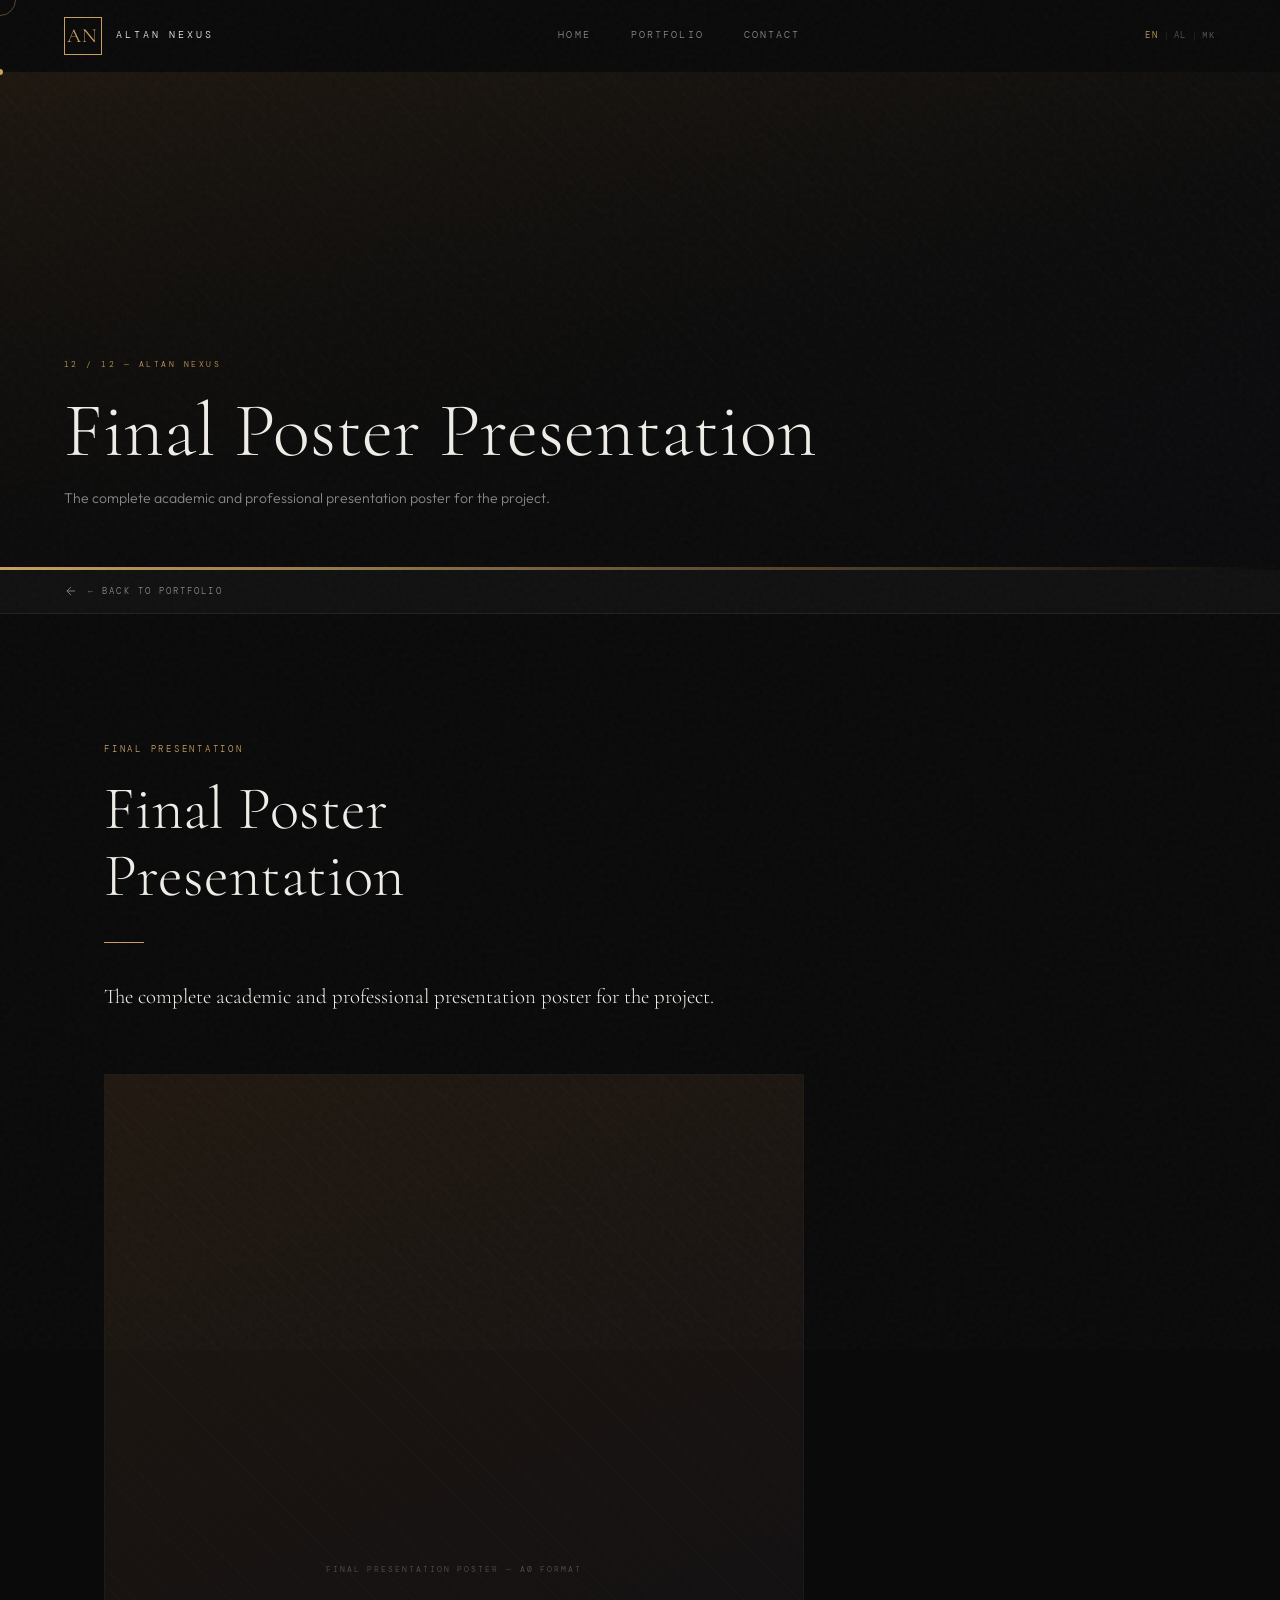
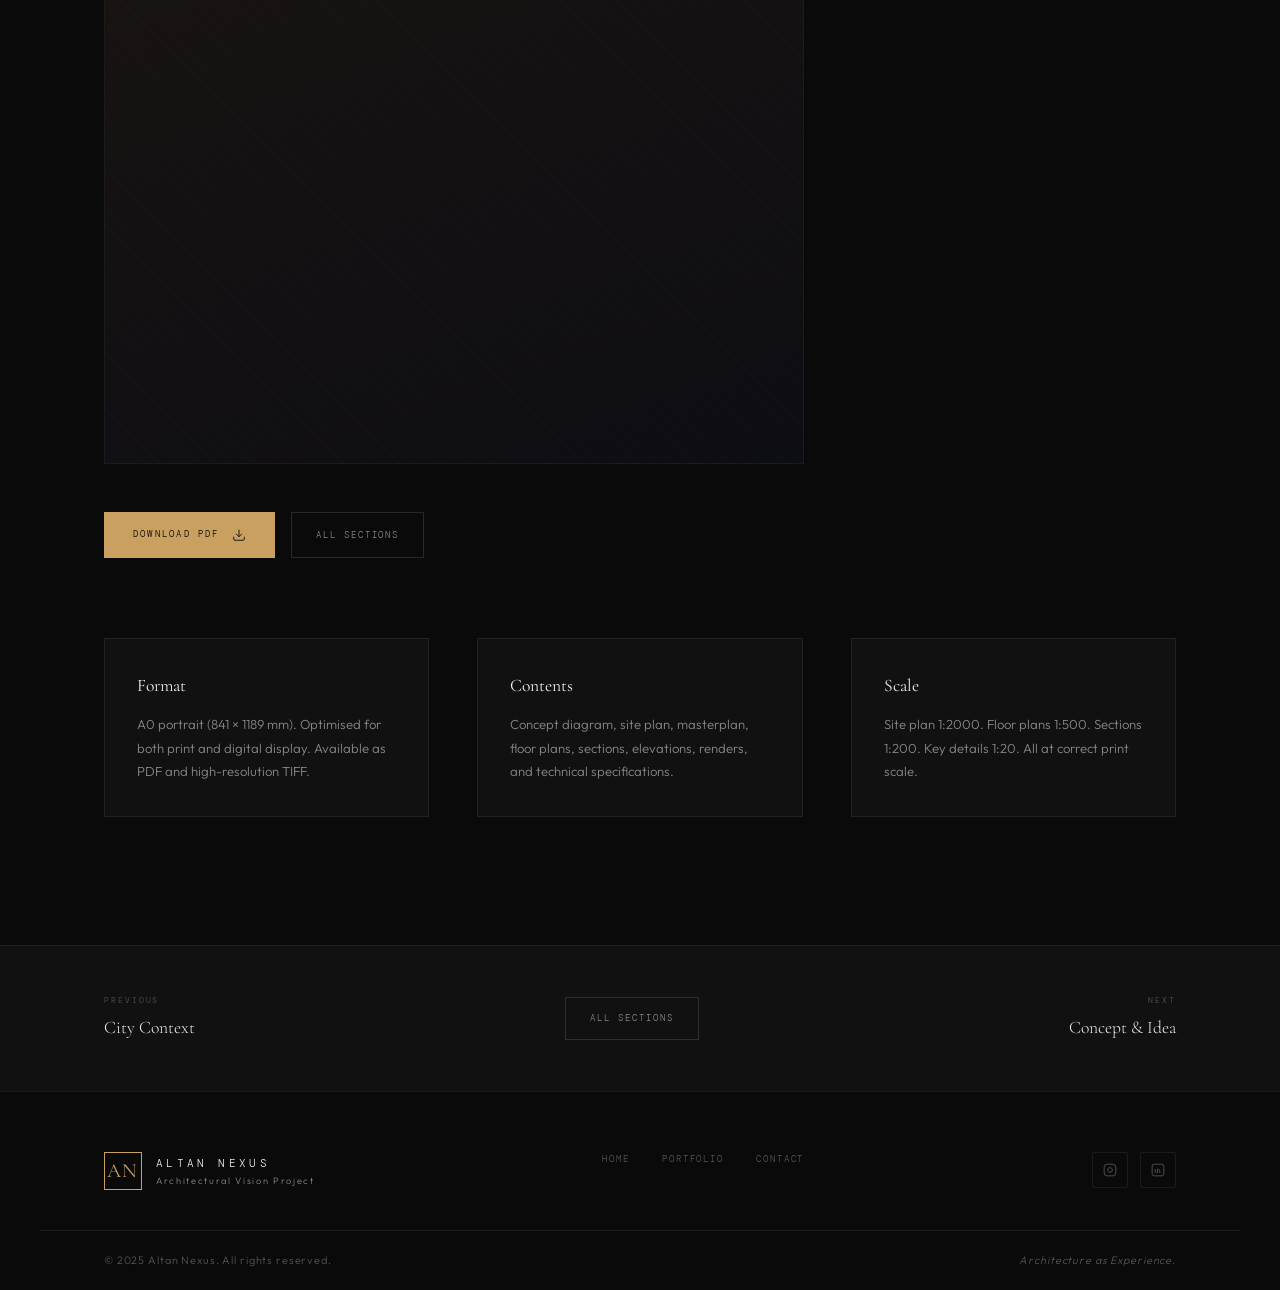
<file: poster.html>
<!DOCTYPE html>
<html lang="en">
<head>
  <meta charset="UTF-8"/>
  <meta name="viewport" content="width=device-width, initial-scale=1.0"/>
  <title>ALTAN NEXUS — Final Poster Presentation</title>
  <meta name="description" content="The complete academic and professional presentation document."/>
  <link rel="stylesheet" href="style.css"/>
  <link rel="preconnect" href="https://fonts.googleapis.com"/>
  <link rel="preconnect" href="https://fonts.gstatic.com" crossorigin/>
  <link href="https://fonts.googleapis.com/css2?family=Cormorant+Garamond:ital,wght@0,300;0,400;0,500;1,300;1,400&family=Outfit:wght@200;300;400&family=DM+Mono:wght@300;400&display=swap" rel="stylesheet"/>
</head>
<body data-page="poster">
  <div id="preloader"><span class="pre-word">AN</span><div class="pre-bar"></div></div>
  <div class="grain"></div>
  <div id="cursor"></div>
  <div id="cursor-ring"></div>
  <nav id="nav">
    <a href="index.html" class="nav-logo">
      <span class="nav-logo-mark">AN</span>
      <span class="nav-logo-name">ALTAN NEXUS</span>
    </a>
    <ul class="nav-links">
      <li><a href="index.html" data-t="nav_home">Home</a></li>
      <li><a href="portfolio.html" data-t="nav_pf" class="active">Portfolio</a></li>
      <li><a href="index.html#contact" data-t="nav_contact">Contact</a></li>
    </ul>
    <div class="nav-right">
      <div class="lang-sw">
        <button class="lang-btn on" data-lang="en">EN</button>
        <span class="lang-sep">|</span>
        <button class="lang-btn" data-lang="sq">AL</button>
        <span class="lang-sep">|</span>
        <button class="lang-btn" data-lang="mk">МК</button>
      </div>
      <button class="hbg" id="hbg" aria-label="Menu"><span></span><span></span><span></span></button>
    </div>
  </nav>
  <div class="mob-menu" id="mobMenu">
    <ul>
      <li><a href="index.html" data-t="nav_home">Home</a></li>
      <li><a href="portfolio.html" data-t="nav_pf">Portfolio</a></li>
      <li><a href="index.html#contact" data-t="nav_contact">Contact</a></li>
    </ul>
  </div>

  <header class="sp-hero" style="margin-top:var(--nav-h);">
    <div class="ph" style="position:absolute;inset:0;height:100%;background:linear-gradient(160deg,#201810 0%,#0d0d0d 60%,#0d0d14 100%);"></div>
    <div class="sp-hero-overlay"></div>
    <div class="sp-hero-content">
      <span class="sp-hero-num">12 / 12 — ALTAN NEXUS</span>
      <h1 class="sp-hero-title" data-t="c15">Final Poster Presentation</h1>
      <p class="sp-hero-sub" data-t="c15d">The complete academic and professional presentation document.</p>
    </div>
  </header>
  <div class="sp-stripe"></div>
  <div class="back-to-pf">
    <a href="portfolio.html">
      <svg viewBox="0 0 24 24" fill="none" stroke="currentColor" stroke-width="1.5"><path d="M19 12H5M12 5l-7 7 7 7"/></svg>
      <span data-t="back_pf">← Back to Portfolio</span>
    </a>
  </div>

  <main>
    <section class="content-section" style="background:var(--black);">
      <div class="content-inner">
        <span class="sec-label rv">Final Presentation</span>
        <h2 class="sec-title rv d1">Final Poster<br>Presentation</h2>
        <div class="sec-divider rv d2"></div>
        <p class="sec-intro rv d3" style="margin-bottom:60px;" data-t="c15d">The complete academic and professional presentation document — all twelve sections synthesised into a single, coherent architectural statement.</p>
        <div class="poster-wrap rv d2">
          <div class="ph" style="position:absolute;inset:0;height:100%;background:linear-gradient(160deg,#201810,#0d0d14);"><span class="ph-label">Final Presentation Poster — A0 Format</span></div>
        </div>
        <div style="margin-top:48px;display:flex;gap:16px;flex-wrap:wrap;" class="rv d3">
          <a href="#" class="btn"><span>Download PDF</span><svg viewBox="0 0 24 24" fill="none" stroke="currentColor" stroke-width="1.5"><path d="M21 15v4a2 2 0 01-2 2H5a2 2 0 01-2-2v-4M7 10l5 5 5-5M12 15V3"/></svg></a>
          <a href="portfolio.html" class="btn-ghost" data-t="all_sec">View All Sections</a>
        </div>
        <div class="three-col" style="margin-top:80px;">
          <div class="info-block rv"><h3>Format</h3><p>A0 portrait (841 × 1189 mm). Optimised for both print and digital display. Available as PDF and high-resolution TIFF.</p></div>
          <div class="info-block rv d1"><h3>Contents</h3><p>Concept diagram, site plan, masterplan, floor plans, sections, elevations, renders, and technical specifications.</p></div>
          <div class="info-block rv d2"><h3>Scale</h3><p>Site plan 1:2000. Floor plans 1:500. Sections 1:200. Key details 1:20. All at correct print scale.</p></div>
        </div>
      </div>
    </section>
  </main>

  <div style="background:var(--surface);border-top:1px solid var(--border);">
    <div class="page-nav">
      <a href="city-context.html" class="pn-item">
        <span class="pn-label" data-t="prev">← Previous</span>
        <span class="pn-title">City Context</span>
      </a>
      <a href="portfolio.html" class="btn-ghost" style="white-space:nowrap;" data-t="all_sec">All Sections</a>
      <a href="concept.html" class="pn-item right">
        <span class="pn-label" data-t="next">Next →</span>
        <span class="pn-title">Concept & Idea</span>
      </a>
    </div>
  </div>
  <footer>
    <div class="footer-in">
      <div class="nav-logo">
        <span class="nav-logo-mark">AN</span>
        <div>
          <div class="nav-logo-name" style="font-size:.7rem">ALTAN NEXUS</div>
          <div style="font-size:.58rem;letter-spacing:.18em;color:var(--gray-soft)" data-t="footer_sub">Architectural Vision Project</div>
        </div>
      </div>
      <nav class="footer-nav">
        <a href="index.html" data-t="nav_home">Home</a>
        <a href="portfolio.html" data-t="nav_pf">Portfolio</a>
        <a href="index.html#contact" data-t="nav_contact">Contact</a>
      </nav>
      <div class="footer-social">
        <a class="soc" href="#" aria-label="Instagram"><svg viewBox="0 0 24 24" fill="none" stroke="currentColor" stroke-width="1.5"><rect x="2" y="2" width="20" height="20" rx="5"/><circle cx="12" cy="12" r="4"/><circle cx="17.5" cy="6.5" r=".5" fill="currentColor" stroke="none"/></svg></a>
        <a class="soc" href="#" aria-label="LinkedIn"><svg viewBox="0 0 24 24" fill="none" stroke="currentColor" stroke-width="1.5"><rect x="2" y="2" width="20" height="20" rx="3"/><path d="M7 10v7M7 7v.01M11 17v-4c0-1.1.9-2 2-2s2 .9 2 2v4M11 10v7"/></svg></a>
      </div>
    </div>
    <div class="footer-bottom">
      <span data-t="footer_cr">© 2025 Altan Nexus. All rights reserved.</span>
      <span style="font-style:italic" data-t="footer_tag">Architecture as Experience.</span>
    </div>
  </footer>
  <script src="script.js"></script>
</body>
</html>
</file>
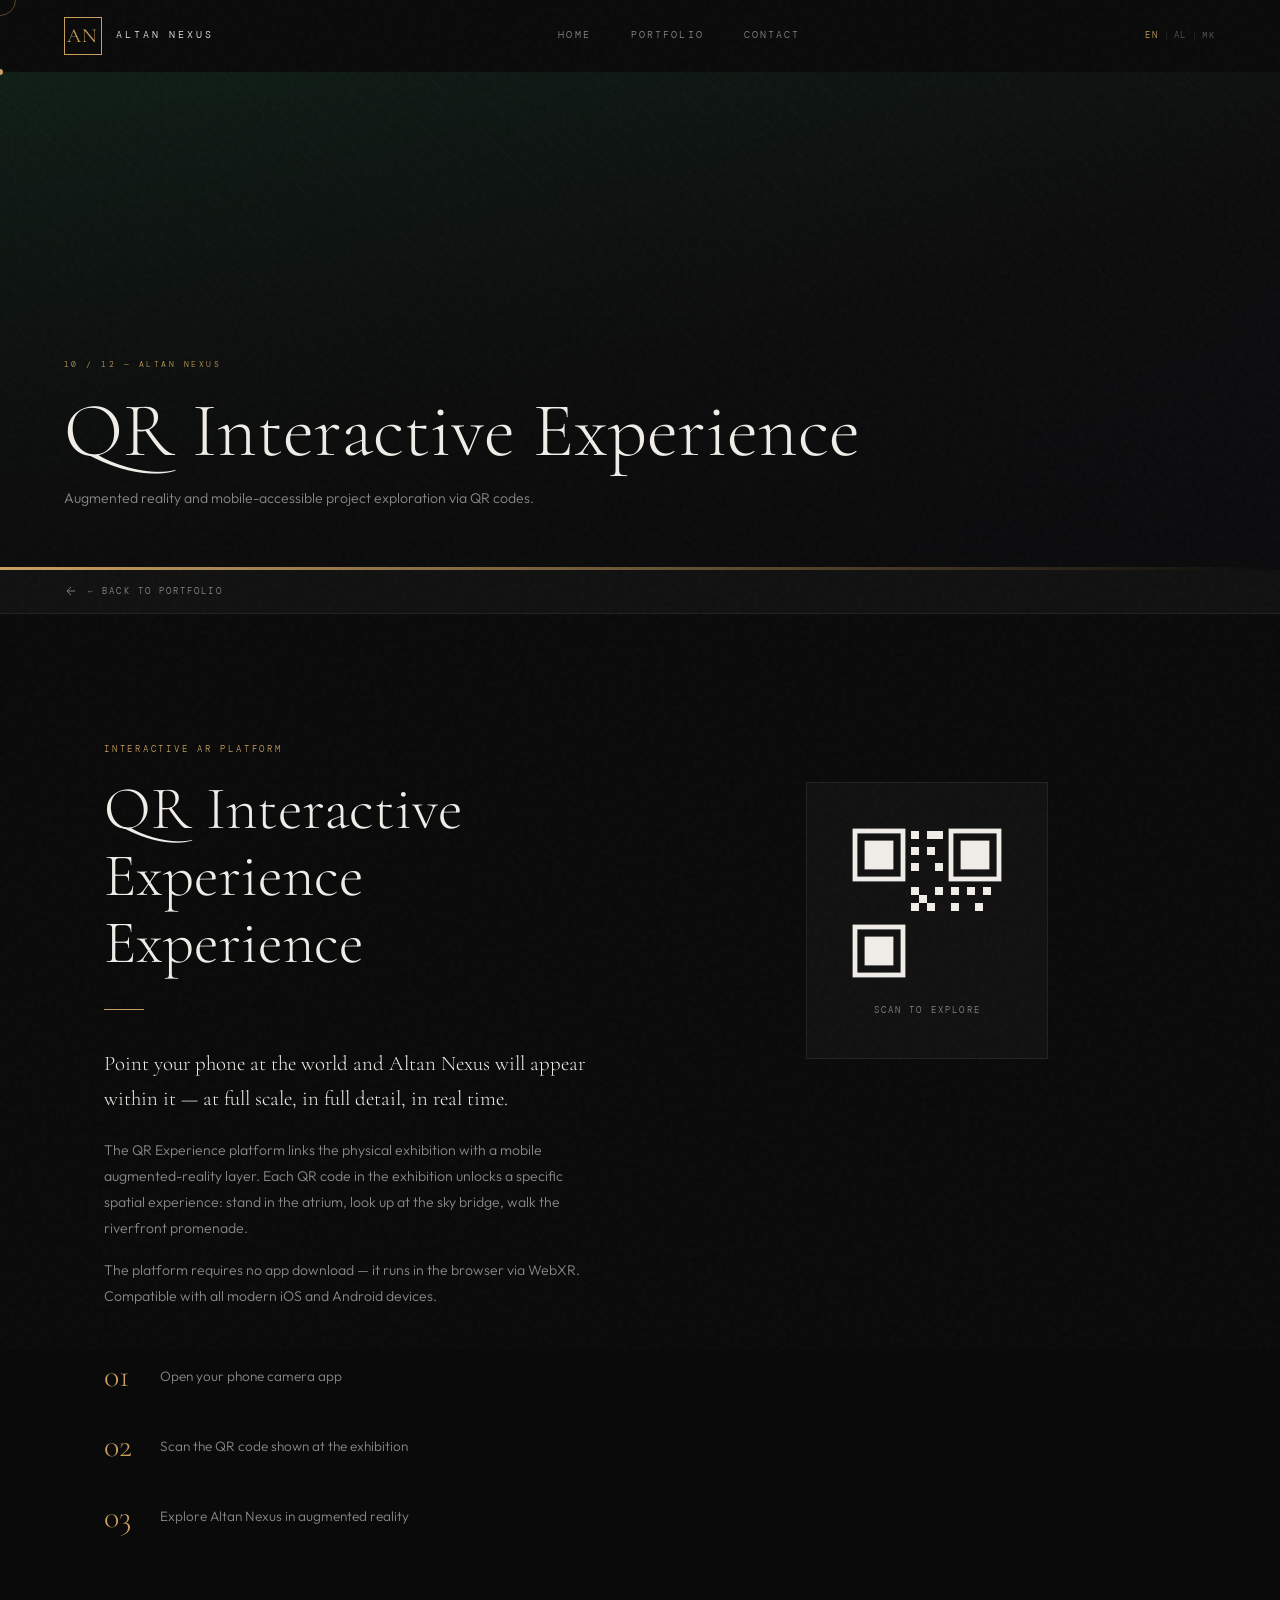
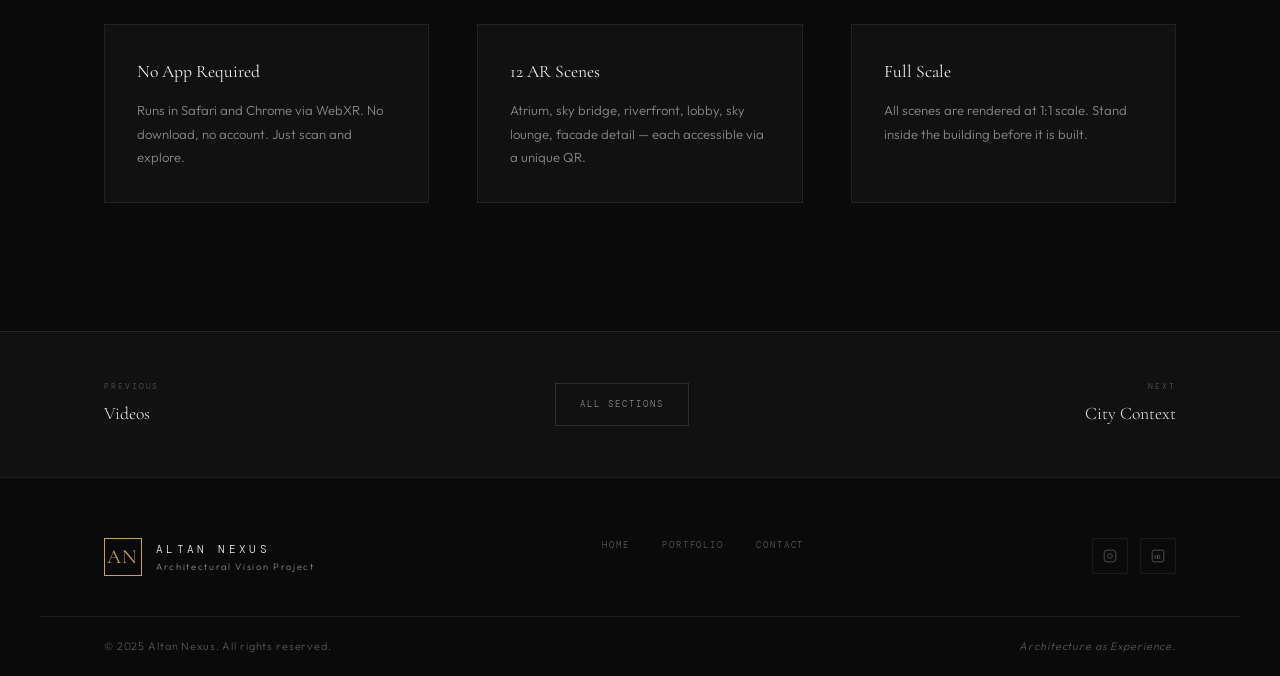
<file: qr-experience.html>
<!DOCTYPE html>
<html lang="en">
<head>
  <meta charset="UTF-8"/>
  <meta name="viewport" content="width=device-width, initial-scale=1.0"/>
  <title>ALTAN NEXUS — QR Interactive Experience</title>
  <meta name="description" content="Augmented reality and mobile exploration via embedded QR codes."/>
  <link rel="stylesheet" href="style.css"/>
  <link rel="preconnect" href="https://fonts.googleapis.com"/>
  <link rel="preconnect" href="https://fonts.gstatic.com" crossorigin/>
  <link href="https://fonts.googleapis.com/css2?family=Cormorant+Garamond:ital,wght@0,300;0,400;0,500;1,300;1,400&family=Outfit:wght@200;300;400&family=DM+Mono:wght@300;400&display=swap" rel="stylesheet"/>
</head>
<body data-page="qr-experience">
  <div id="preloader"><span class="pre-word">AN</span><div class="pre-bar"></div></div>
  <div class="grain"></div>
  <div id="cursor"></div>
  <div id="cursor-ring"></div>
  <nav id="nav">
    <a href="index.html" class="nav-logo">
      <span class="nav-logo-mark">AN</span>
      <span class="nav-logo-name">ALTAN NEXUS</span>
    </a>
    <ul class="nav-links">
      <li><a href="index.html" data-t="nav_home">Home</a></li>
      <li><a href="portfolio.html" data-t="nav_pf" class="active">Portfolio</a></li>
      <li><a href="index.html#contact" data-t="nav_contact">Contact</a></li>
    </ul>
    <div class="nav-right">
      <div class="lang-sw">
        <button class="lang-btn on" data-lang="en">EN</button>
        <span class="lang-sep">|</span>
        <button class="lang-btn" data-lang="sq">AL</button>
        <span class="lang-sep">|</span>
        <button class="lang-btn" data-lang="mk">МК</button>
      </div>
      <button class="hbg" id="hbg" aria-label="Menu"><span></span><span></span><span></span></button>
    </div>
  </nav>
  <div class="mob-menu" id="mobMenu">
    <ul>
      <li><a href="index.html" data-t="nav_home">Home</a></li>
      <li><a href="portfolio.html" data-t="nav_pf">Portfolio</a></li>
      <li><a href="index.html#contact" data-t="nav_contact">Contact</a></li>
    </ul>
  </div>

  <header class="sp-hero" style="margin-top:var(--nav-h);">
    <div class="ph" style="position:absolute;inset:0;height:100%;background:linear-gradient(160deg,#102018 0%,#0d0d0d 60%,#0d0d16 100%);"></div>
    <div class="sp-hero-overlay"></div>
    <div class="sp-hero-content">
      <span class="sp-hero-num">10 / 12 — ALTAN NEXUS</span>
      <h1 class="sp-hero-title" data-t="c13">QR Interactive Experience</h1>
      <p class="sp-hero-sub" data-t="c13d">Augmented reality and mobile exploration via embedded QR codes.</p>
    </div>
  </header>
  <div class="sp-stripe"></div>
  <div class="back-to-pf">
    <a href="portfolio.html">
      <svg viewBox="0 0 24 24" fill="none" stroke="currentColor" stroke-width="1.5"><path d="M19 12H5M12 5l-7 7 7 7"/></svg>
      <span data-t="back_pf">← Back to Portfolio</span>
    </a>
  </div>

  <main>
    <section class="content-section" style="background:var(--black);">
      <div class="content-inner">
        <div class="two-col" style="margin-bottom:80px;">
          <div>
            <span class="sec-label rv">Interactive AR Platform</span>
            <h2 class="sec-title rv d1" data-t="c13">QR Interactive<br>Experience</h2>
            <div class="sec-divider rv d2"></div>
            <p class="sec-intro rv d3">Point your phone at the world and Altan Nexus will appear within it — at full scale, in full detail, in real time.</p>
            <p class="sec-body rv d4">The QR Experience platform links the physical exhibition with a mobile augmented-reality layer. Each QR code in the exhibition unlocks a specific spatial experience: stand in the atrium, look up at the sky bridge, walk the riverfront promenade.</p>
            <p class="sec-body rv d5">The platform requires no app download — it runs in the browser via WebXR. Compatible with all modern iOS and Android devices.</p>
            <div style="margin-top:40px;display:flex;flex-direction:column;gap:16px;" class="rv d4">
              <div style="display:flex;align-items:center;gap:20px;"><span style="font-family:var(--font-display);font-size:2rem;font-weight:300;color:var(--accent);min-width:36px;">01</span><span style="font-size:.85rem;color:var(--gray-soft);">Open your phone camera app</span></div>
              <div style="display:flex;align-items:center;gap:20px;"><span style="font-family:var(--font-display);font-size:2rem;font-weight:300;color:var(--accent);min-width:36px;">02</span><span style="font-size:.85rem;color:var(--gray-soft);">Scan the QR code shown at the exhibition</span></div>
              <div style="display:flex;align-items:center;gap:20px;"><span style="font-family:var(--font-display);font-size:2rem;font-weight:300;color:var(--accent);min-width:36px;">03</span><span style="font-size:.85rem;color:var(--gray-soft);">Explore Altan Nexus in augmented reality</span></div>
            </div>
          </div>
          <div class="rv-r d2">
            <div class="qr-wrap">
              <div class="qr-code">
                <svg class="qr-svg" viewBox="0 0 200 200" xmlns="http://www.w3.org/2000/svg">
                  <rect x="10" y="10" width="60" height="60" fill="none" stroke="currentColor" stroke-width="6"/>
                  <rect x="22" y="22" width="36" height="36" fill="currentColor"/>
                  <rect x="130" y="10" width="60" height="60" fill="none" stroke="currentColor" stroke-width="6"/>
                  <rect x="142" y="22" width="36" height="36" fill="currentColor"/>
                  <rect x="10" y="130" width="60" height="60" fill="none" stroke="currentColor" stroke-width="6"/>
                  <rect x="22" y="142" width="36" height="36" fill="currentColor"/>
                  <rect x="80" y="10" width="10" height="10" fill="currentColor"/>
                  <rect x="100" y="10" width="10" height="10" fill="currentColor"/>
                  <rect x="110" y="10" width="10" height="10" fill="currentColor"/>
                  <rect x="80" y="30" width="10" height="10" fill="currentColor"/>
                  <rect x="100" y="30" width="10" height="10" fill="currentColor"/>
                  <rect x="80" y="50" width="10" height="10" fill="currentColor"/>
                  <rect x="110" y="50" width="10" height="10" fill="currentColor"/>
                  <rect x="80" y="80" width="10" height="10" fill="currentColor"/>
                  <rect x="90" y="90" width="10" height="10" fill="currentColor"/>
                  <rect x="110" y="80" width="10" height="10" fill="currentColor"/>
                  <rect x="80" y="100" width="10" height="10" fill="currentColor"/>
                  <rect x="100" y="100" width="10" height="10" fill="currentColor"/>
                  <rect x="130" y="80" width="10" height="10" fill="currentColor"/>
                  <rect x="150" y="80" width="10" height="10" fill="currentColor"/>
                  <rect x="170" y="80" width="10" height="10" fill="currentColor"/>
                  <rect x="130" y="100" width="10" height="10" fill="currentColor"/>
                  <rect x="160" y="100" width="10" height="10" fill="currentColor"/>
                </svg>
                <p style="font-family:var(--font-mono);font-size:.56rem;letter-spacing:.24em;text-transform:uppercase;color:var(--gray-soft);">Scan to Explore</p>
              </div>
            </div>
          </div>
        </div>
        <div class="three-col">
          <div class="info-block rv"><h3>No App Required</h3><p>Runs in Safari and Chrome via WebXR. No download, no account. Just scan and explore.</p></div>
          <div class="info-block rv d1"><h3>12 AR Scenes</h3><p>Atrium, sky bridge, riverfront, lobby, sky lounge, facade detail — each accessible via a unique QR.</p></div>
          <div class="info-block rv d2"><h3>Full Scale</h3><p>All scenes are rendered at 1:1 scale. Stand inside the building before it is built.</p></div>
        </div>
      </div>
    </section>
  </main>

  <div style="background:var(--surface);border-top:1px solid var(--border);">
    <div class="page-nav">
      <a href="videos.html" class="pn-item">
        <span class="pn-label" data-t="prev">← Previous</span>
        <span class="pn-title">Videos</span>
      </a>
      <a href="portfolio.html" class="btn-ghost" style="white-space:nowrap;" data-t="all_sec">All Sections</a>
      <a href="city-context.html" class="pn-item right">
        <span class="pn-label" data-t="next">Next →</span>
        <span class="pn-title">City Context</span>
      </a>
    </div>
  </div>
  <footer>
    <div class="footer-in">
      <div class="nav-logo">
        <span class="nav-logo-mark">AN</span>
        <div>
          <div class="nav-logo-name" style="font-size:.7rem">ALTAN NEXUS</div>
          <div style="font-size:.58rem;letter-spacing:.18em;color:var(--gray-soft)" data-t="footer_sub">Architectural Vision Project</div>
        </div>
      </div>
      <nav class="footer-nav">
        <a href="index.html" data-t="nav_home">Home</a>
        <a href="portfolio.html" data-t="nav_pf">Portfolio</a>
        <a href="index.html#contact" data-t="nav_contact">Contact</a>
      </nav>
      <div class="footer-social">
        <a class="soc" href="#" aria-label="Instagram"><svg viewBox="0 0 24 24" fill="none" stroke="currentColor" stroke-width="1.5"><rect x="2" y="2" width="20" height="20" rx="5"/><circle cx="12" cy="12" r="4"/><circle cx="17.5" cy="6.5" r=".5" fill="currentColor" stroke="none"/></svg></a>
        <a class="soc" href="#" aria-label="LinkedIn"><svg viewBox="0 0 24 24" fill="none" stroke="currentColor" stroke-width="1.5"><rect x="2" y="2" width="20" height="20" rx="3"/><path d="M7 10v7M7 7v.01M11 17v-4c0-1.1.9-2 2-2s2 .9 2 2v4M11 10v7"/></svg></a>
      </div>
    </div>
    <div class="footer-bottom">
      <span data-t="footer_cr">© 2025 Altan Nexus. All rights reserved.</span>
      <span style="font-style:italic" data-t="footer_tag">Architecture as Experience.</span>
    </div>
  </footer>
  <script src="script.js"></script>
</body>
</html>
</file>
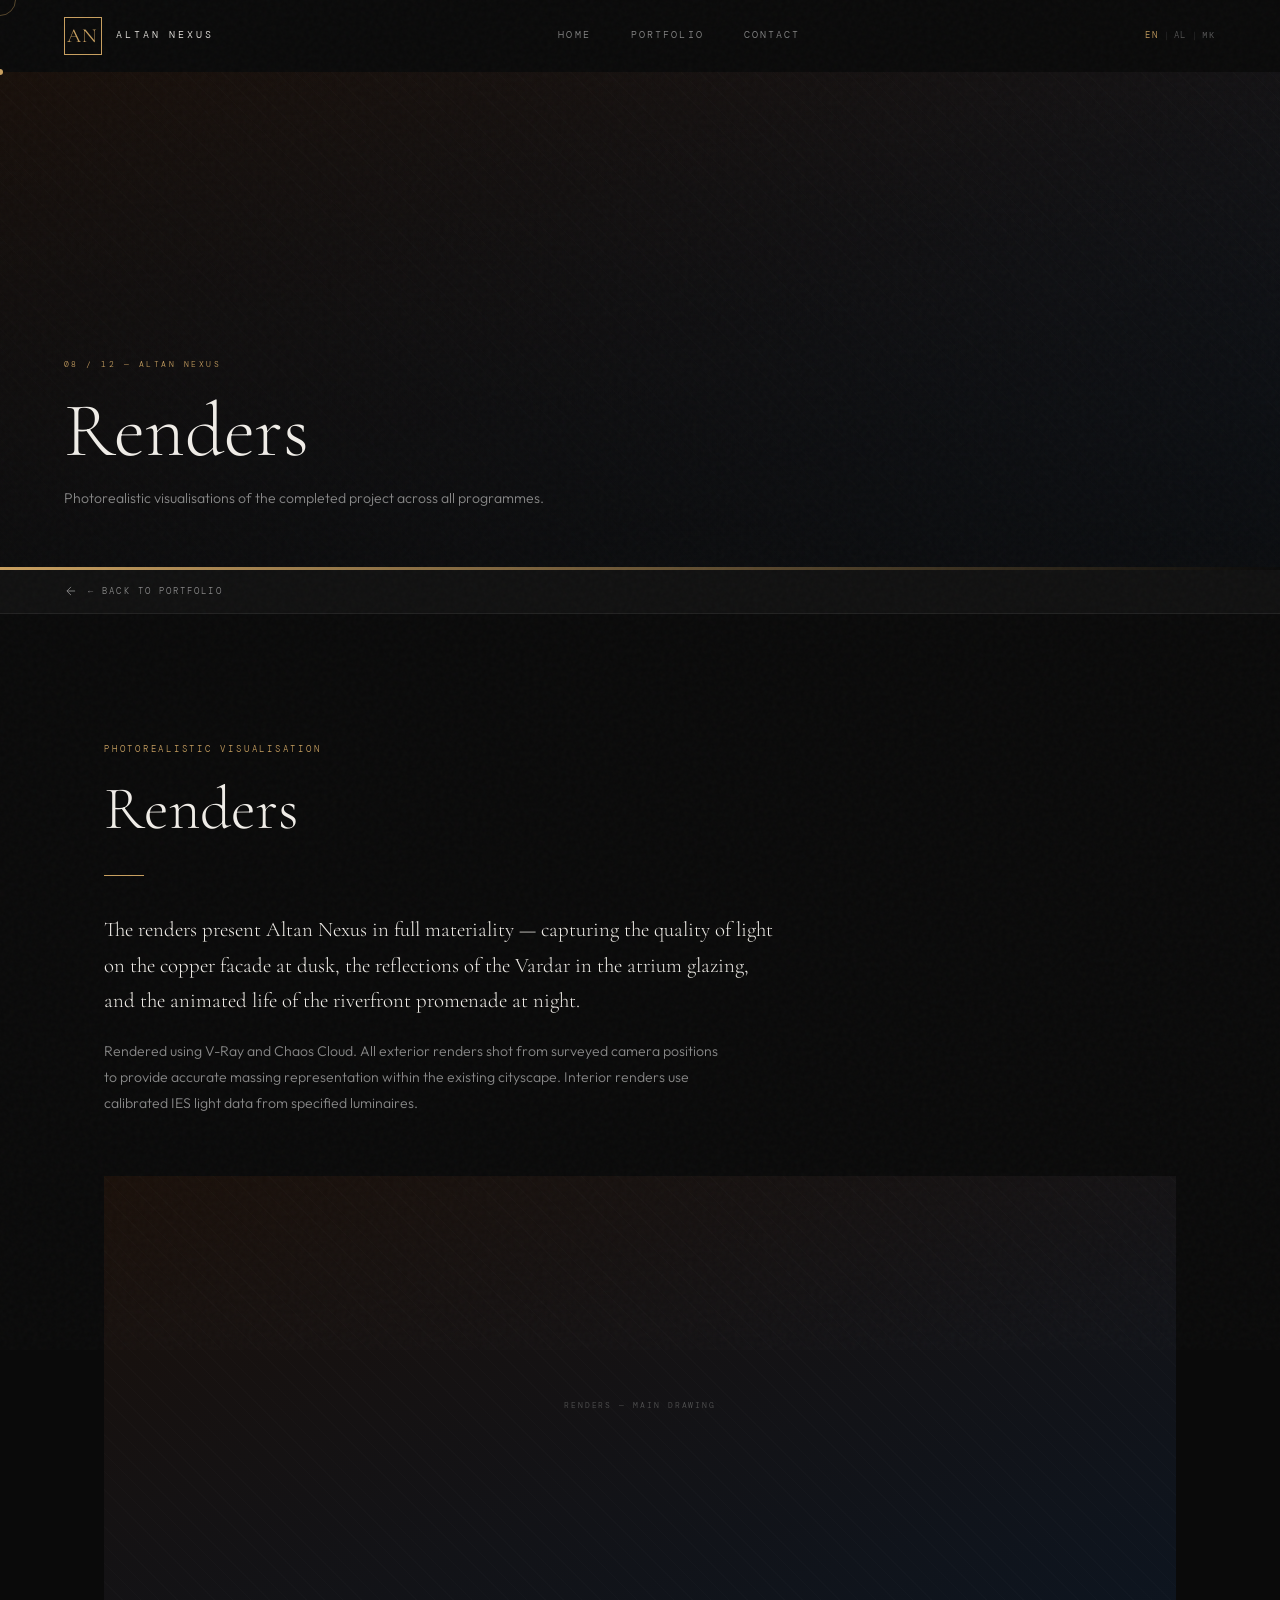
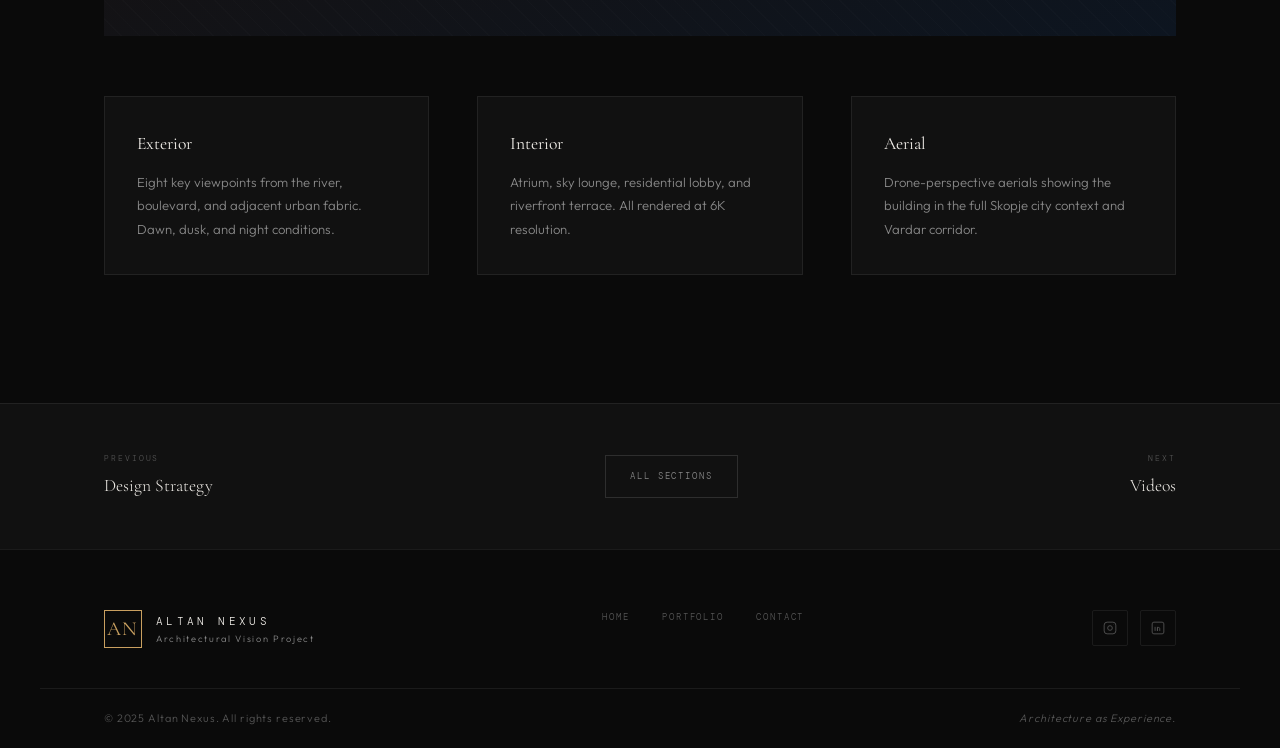
<file: renders.html>
<!DOCTYPE html>
<html lang="en">
<head>
  <meta charset="UTF-8"/>
  <meta name="viewport" content="width=device-width, initial-scale=1.0"/>
  <title>ALTAN NEXUS — Renders</title>
  <link rel="stylesheet" href="style.css"/>
  <link rel="preconnect" href="https://fonts.googleapis.com"/>
  <link rel="preconnect" href="https://fonts.gstatic.com" crossorigin/>
  <link href="https://fonts.googleapis.com/css2?family=Cormorant+Garamond:ital,wght@0,300;0,400;0,500;1,300;1,400&family=Outfit:wght@200;300;400&family=DM+Mono:wght@300;400&display=swap" rel="stylesheet"/>
</head>
<body data-page="renders">
  <div id="preloader"><span class="pre-word">AN</span><div class="pre-bar"></div></div>
  <div class="grain"></div>
  <div id="cursor"></div>
  <div id="cursor-ring"></div>

  <nav id="nav">
    <a href="index.html" class="nav-logo">
      <span class="nav-logo-mark">AN</span>
      <span class="nav-logo-name">ALTAN NEXUS</span>
    </a>
    <ul class="nav-links">
      <li><a href="index.html" data-t="nav_home">Home</a></li>
      <li><a href="portfolio.html" data-t="nav_pf" class="active">Portfolio</a></li>
      <li><a href="index.html#contact" data-t="nav_contact">Contact</a></li>
    </ul>
    <div class="nav-right">
      <div class="lang-sw">
        <button class="lang-btn on" data-lang="en">EN</button>
        <span class="lang-sep">|</span>
        <button class="lang-btn" data-lang="sq">AL</button>
        <span class="lang-sep">|</span>
        <button class="lang-btn" data-lang="mk">МК</button>
      </div>
      <button class="hbg" id="hbg" aria-label="Menu"><span></span><span></span><span></span></button>
    </div>
  </nav>
  <div class="mob-menu" id="mobMenu">
    <ul>
      <li><a href="index.html" data-t="nav_home">Home</a></li>
      <li><a href="portfolio.html" data-t="nav_pf">Portfolio</a></li>
      <li><a href="index.html#contact" data-t="nav_contact">Contact</a></li>
    </ul>
  </div>

  <header class="sp-hero" style="margin-top:var(--nav-h);">
    <div class="ph" style="position:absolute;inset:0;height:100%;background:linear-gradient(160deg,#1a100a 0%,#0d1520 100%);"></div>
    <div class="sp-hero-overlay"></div>
    <div class="sp-hero-content">
      <span class="sp-hero-num">08 / 12 — ALTAN NEXUS</span>
      <h1 class="sp-hero-title">Renders</h1>
      <p class="sp-hero-sub">Photorealistic visualisations of the completed project across all programmes.</p>
    </div>
  </header>
  <div class="sp-stripe"></div>

  <div class="back-to-pf">
    <a href="portfolio.html">
      <svg viewBox="0 0 24 24" fill="none" stroke="currentColor" stroke-width="1.5"><path d="M19 12H5M12 5l-7 7 7 7"/></svg>
      <span data-t="back_pf">← Back to Portfolio</span>
    </a>
  </div>

  <main>
    <section class="content-section" style="background:var(--black);">
      <div class="content-inner">
        <span class="sec-label rv">Photorealistic Visualisation</span>
        <h2 class="sec-title rv d1">Renders</h2>
        <div class="sec-divider rv d2"></div>
        <p class="sec-intro rv d3">The renders present Altan Nexus in full materiality — capturing the quality of light on the copper facade at dusk, the reflections of the Vardar in the atrium glazing, and the animated life of the riverfront promenade at night.</p>
        <p class="sec-body rv d4">Rendered using V-Ray and Chaos Cloud. All exterior renders shot from surveyed camera positions to provide accurate massing representation within the existing cityscape. Interior renders use calibrated IES light data from specified luminaires.</p>
        <div class="ph img-wide rv d3" style="margin-top:60px;background:linear-gradient(160deg,#1a100a 0%,#0d1520 100%);"><span class="ph-label">Renders — Main Drawing</span></div>
        <div class="three-col" style="margin-top:60px;">
          <div class="info-block rv"><h3>Exterior</h3><p>Eight key viewpoints from the river, boulevard, and adjacent urban fabric. Dawn, dusk, and night conditions.</p></div>
          <div class="info-block rv d1"><h3>Interior</h3><p>Atrium, sky lounge, residential lobby, and riverfront terrace. All rendered at 6K resolution.</p></div>
          <div class="info-block rv d2"><h3>Aerial</h3><p>Drone-perspective aerials showing the building in the full Skopje city context and Vardar corridor.</p></div>
        </div>
      </div>
    </section>
  </main>

  <div style="background:var(--surface);border-top:1px solid var(--border);">
    <div class="page-nav">
      <a href="design.html" class="pn-item">
        <span class="pn-label" data-t="prev">← Previous</span>
        <span class="pn-title">Design Strategy</span>
      </a>
      <a href="portfolio.html" class="btn-ghost" style="white-space:nowrap;" data-t="all_sec">All Sections</a>
      <a href="videos.html" class="pn-item right">
        <span class="pn-label" data-t="next">Next →</span>
        <span class="pn-title">Videos</span>
      </a>
    </div>
  </div>

  <footer>
    <div class="footer-in">
      <div class="nav-logo">
        <span class="nav-logo-mark">AN</span>
        <div>
          <div class="nav-logo-name" style="font-size:.7rem">ALTAN NEXUS</div>
          <div style="font-size:.58rem;letter-spacing:.18em;color:var(--gray-soft)" data-t="footer_sub">Architectural Vision Project</div>
        </div>
      </div>
      <nav class="footer-nav">
        <a href="index.html" data-t="nav_home">Home</a>
        <a href="portfolio.html" data-t="nav_pf">Portfolio</a>
        <a href="index.html#contact" data-t="nav_contact">Contact</a>
      </nav>
      <div class="footer-social">
        <a class="soc" href="#" aria-label="Instagram"><svg viewBox="0 0 24 24" fill="none" stroke="currentColor" stroke-width="1.5"><rect x="2" y="2" width="20" height="20" rx="5"/><circle cx="12" cy="12" r="4"/><circle cx="17.5" cy="6.5" r=".5" fill="currentColor" stroke="none"/></svg></a>
        <a class="soc" href="#" aria-label="LinkedIn"><svg viewBox="0 0 24 24" fill="none" stroke="currentColor" stroke-width="1.5"><rect x="2" y="2" width="20" height="20" rx="3"/><path d="M7 10v7M7 7v.01M11 17v-4c0-1.1.9-2 2-2s2 .9 2 2v4M11 10v7"/></svg></a>
      </div>
    </div>
    <div class="footer-bottom">
      <span data-t="footer_cr">© 2025 Altan Nexus. All rights reserved.</span>
      <span style="font-style:italic" data-t="footer_tag">Architecture as Experience.</span>
    </div>
  </footer>

  <script src="script.js"></script>
</body>
</html>
</file>
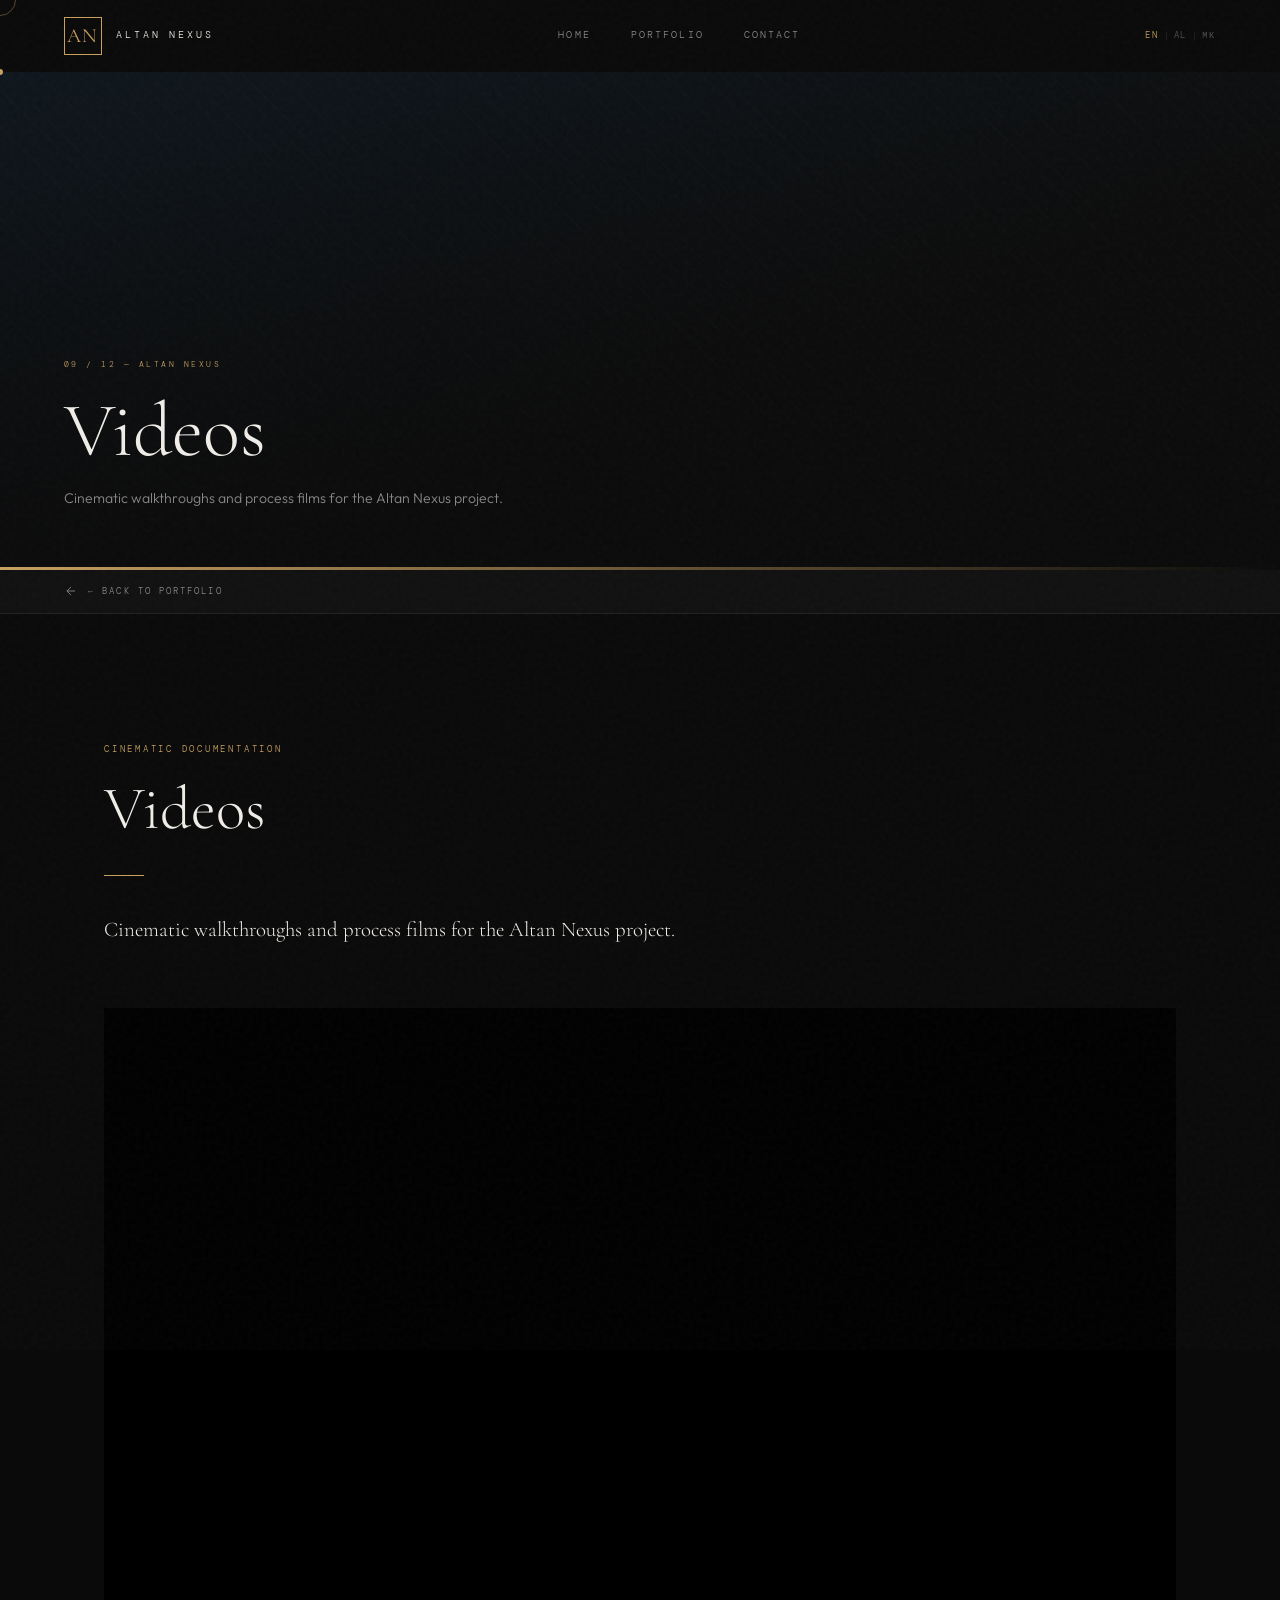
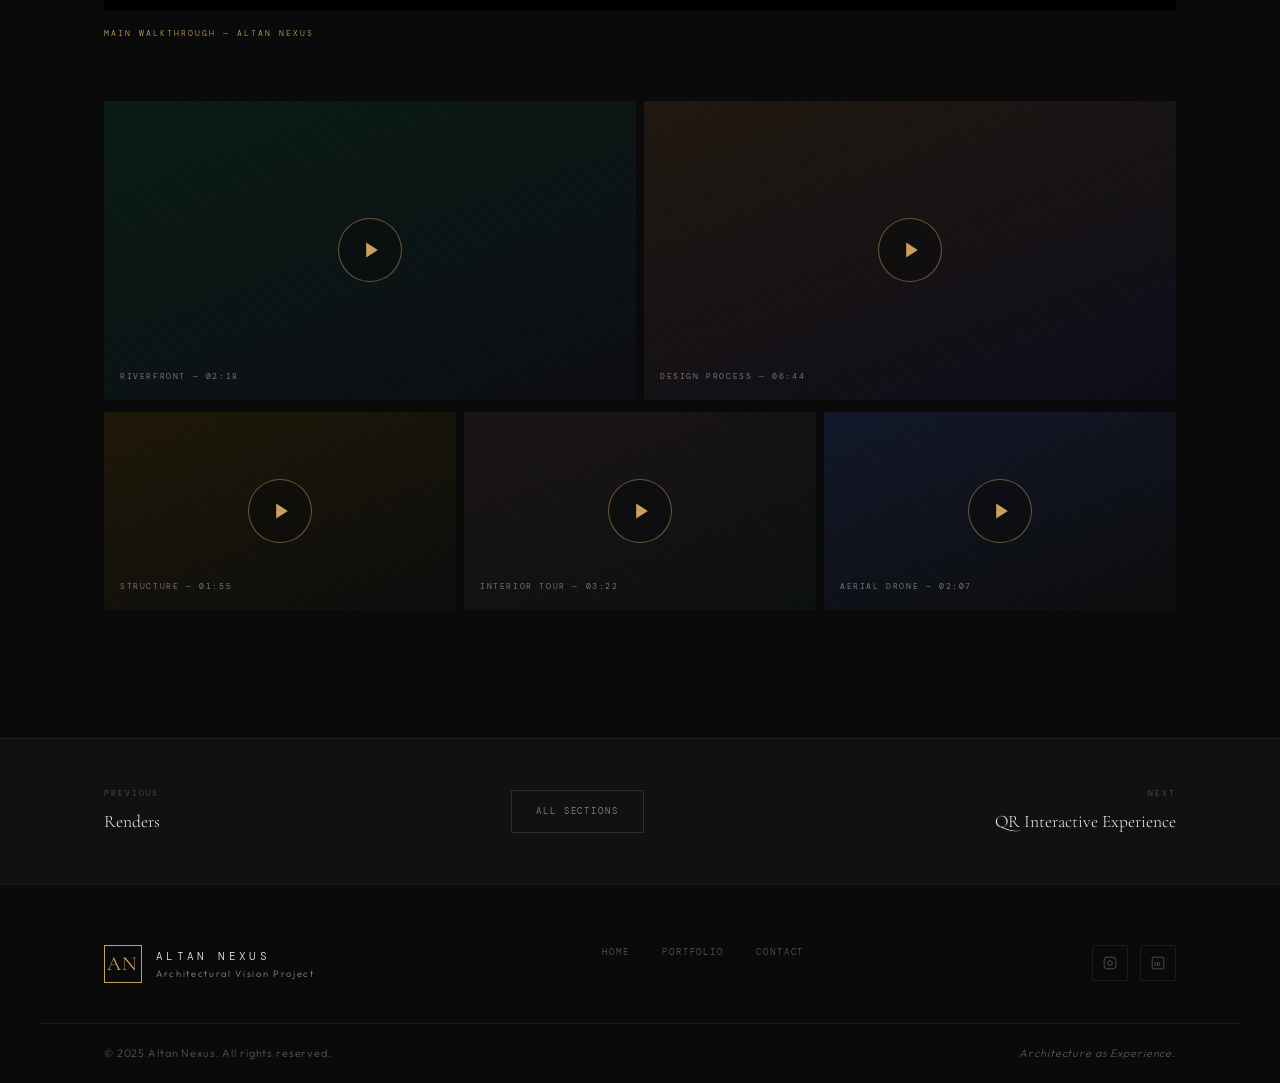
<file: videos.html>
<!DOCTYPE html>
<html lang="en">
<head>
  <meta charset="UTF-8"/>
  <meta name="viewport" content="width=device-width, initial-scale=1.0"/>
  <title>ALTAN NEXUS — Videos</title>
  <meta name="description" content="Cinematic walkthroughs and process documentation films."/>
  <link rel="stylesheet" href="style.css"/>
  <link rel="preconnect" href="https://fonts.googleapis.com"/>
  <link rel="preconnect" href="https://fonts.gstatic.com" crossorigin/>
  <link href="https://fonts.googleapis.com/css2?family=Cormorant+Garamond:ital,wght@0,300;0,400;0,500;1,300;1,400&family=Outfit:wght@200;300;400&family=DM+Mono:wght@300;400&display=swap" rel="stylesheet"/>
</head>
<body data-page="videos">
  <div id="preloader"><span class="pre-word">AN</span><div class="pre-bar"></div></div>
  <div class="grain"></div>
  <div id="cursor"></div>
  <div id="cursor-ring"></div>
  <nav id="nav">
    <a href="index.html" class="nav-logo">
      <span class="nav-logo-mark">AN</span>
      <span class="nav-logo-name">ALTAN NEXUS</span>
    </a>
    <ul class="nav-links">
      <li><a href="index.html" data-t="nav_home">Home</a></li>
      <li><a href="portfolio.html" data-t="nav_pf" class="active">Portfolio</a></li>
      <li><a href="index.html#contact" data-t="nav_contact">Contact</a></li>
    </ul>
    <div class="nav-right">
      <div class="lang-sw">
        <button class="lang-btn on" data-lang="en">EN</button>
        <span class="lang-sep">|</span>
        <button class="lang-btn" data-lang="sq">AL</button>
        <span class="lang-sep">|</span>
        <button class="lang-btn" data-lang="mk">МК</button>
      </div>
      <button class="hbg" id="hbg" aria-label="Menu"><span></span><span></span><span></span></button>
    </div>
  </nav>
  <div class="mob-menu" id="mobMenu">
    <ul>
      <li><a href="index.html" data-t="nav_home">Home</a></li>
      <li><a href="portfolio.html" data-t="nav_pf">Portfolio</a></li>
      <li><a href="index.html#contact" data-t="nav_contact">Contact</a></li>
    </ul>
  </div>

  <header class="sp-hero" style="margin-top:var(--nav-h);">
    <div class="ph" style="position:absolute;inset:0;height:100%;background:linear-gradient(160deg,#0f1820 0%,#0d0d0d 60%,#0d0d0d 100%);"></div>
    <div class="sp-hero-overlay"></div>
    <div class="sp-hero-content">
      <span class="sp-hero-num">09 / 12 — ALTAN NEXUS</span>
      <h1 class="sp-hero-title" data-t="c12">Videos</h1>
      <p class="sp-hero-sub" data-t="c12d">Cinematic walkthroughs and process documentation films.</p>
    </div>
  </header>
  <div class="sp-stripe"></div>
  <div class="back-to-pf">
    <a href="portfolio.html">
      <svg viewBox="0 0 24 24" fill="none" stroke="currentColor" stroke-width="1.5"><path d="M19 12H5M12 5l-7 7 7 7"/></svg>
      <span data-t="back_pf">← Back to Portfolio</span>
    </a>
  </div>

  <main>
    <section class="content-section" style="background:var(--black);">
      <div class="content-inner">
        <span class="sec-label rv">Cinematic Documentation</span>
        <h2 class="sec-title rv d1" data-t="c12">Videos</h2>
        <div class="sec-divider rv d2"></div>
        <p class="sec-intro rv d3" style="margin-bottom:60px;" data-t="c12d">Cinematic walkthroughs, process films, and documentary footage presenting Altan Nexus in motion.</p>

        <!-- MAIN YOUTUBE VIDEO -->
        <div class="vid-embed-wrap rv" style="margin-bottom:16px;">
          <iframe
            src="https://www.youtube.com/embed/hfEJTc2iFwc?si=36qk6WHb3JQuyO0s"
            title="Altan Nexus — Main Walkthrough"
            allow="accelerometer; autoplay; clipboard-write; encrypted-media; gyroscope; picture-in-picture; web-share"
            allowfullscreen
            referrerpolicy="strict-origin-when-cross-origin">
          </iframe>
        </div>
        <p style="font-family:var(--font-mono);font-size:.52rem;letter-spacing:.24em;text-transform:uppercase;color:var(--accent);margin-bottom:60px;" class="rv d1">Main Walkthrough — Altan Nexus</p>

        <div class="img-grid-2 rv d1" style="margin-bottom:12px;">
          <div class="vid-item" data-title="Riverfront — Cinematic">
            <div class="ph" style="position:absolute;inset:0;height:100%;background:linear-gradient(160deg,#0a1c14,#0d0d14);"></div>
            <div class="vid-play"><svg viewBox="0 0 24 24" fill="currentColor"><polygon points="5,3 19,12 5,21"/></svg></div>
            <span class="vid-label">Riverfront — 02:18</span>
          </div>
          <div class="vid-item" data-title="Design Process Film">
            <div class="ph" style="position:absolute;inset:0;height:100%;background:linear-gradient(160deg,#201810,#0d0d1a);"></div>
            <div class="vid-play"><svg viewBox="0 0 24 24" fill="currentColor"><polygon points="5,3 19,12 5,21"/></svg></div>
            <span class="vid-label">Design Process — 06:44</span>
          </div>
        </div>
        <div class="img-grid-3 rv d2">
          <div class="vid-item" data-title="Structure — Time-Lapse">
            <div class="ph" style="position:absolute;inset:0;height:100%;background:linear-gradient(160deg,#1e1808,#0d0d0d);"></div>
            <div class="vid-play"><svg viewBox="0 0 24 24" fill="currentColor"><polygon points="5,3 19,12 5,21"/></svg></div>
            <span class="vid-label">Structure — 01:55</span>
          </div>
          <div class="vid-item" data-title="Interior Tour">
            <div class="ph" style="position:absolute;inset:0;height:100%;background:linear-gradient(160deg,#1a1418,#0d1010);"></div>
            <div class="vid-play"><svg viewBox="0 0 24 24" fill="currentColor"><polygon points="5,3 19,12 5,21"/></svg></div>
            <span class="vid-label">Interior Tour — 03:22</span>
          </div>
          <div class="vid-item" data-title="Drone — Aerial">
            <div class="ph" style="position:absolute;inset:0;height:100%;background:linear-gradient(160deg,#12182a,#0d0d0d);"></div>
            <div class="vid-play"><svg viewBox="0 0 24 24" fill="currentColor"><polygon points="5,3 19,12 5,21"/></svg></div>
            <span class="vid-label">Aerial Drone — 02:07</span>
          </div>
        </div>
      </div>
    </section>
  </main>

  <div style="background:var(--surface);border-top:1px solid var(--border);">
    <div class="page-nav">
      <a href="renders.html" class="pn-item">
        <span class="pn-label" data-t="prev">← Previous</span>
        <span class="pn-title">Renders</span>
      </a>
      <a href="portfolio.html" class="btn-ghost" style="white-space:nowrap;" data-t="all_sec">All Sections</a>
      <a href="qr-experience.html" class="pn-item right">
        <span class="pn-label" data-t="next">Next →</span>
        <span class="pn-title">QR Interactive Experience</span>
      </a>
    </div>
  </div>
  <footer>
    <div class="footer-in">
      <div class="nav-logo">
        <span class="nav-logo-mark">AN</span>
        <div>
          <div class="nav-logo-name" style="font-size:.7rem">ALTAN NEXUS</div>
          <div style="font-size:.58rem;letter-spacing:.18em;color:var(--gray-soft)" data-t="footer_sub">Architectural Vision Project</div>
        </div>
      </div>
      <nav class="footer-nav">
        <a href="index.html" data-t="nav_home">Home</a>
        <a href="portfolio.html" data-t="nav_pf">Portfolio</a>
        <a href="index.html#contact" data-t="nav_contact">Contact</a>
      </nav>
      <div class="footer-social">
        <a class="soc" href="#" aria-label="Instagram"><svg viewBox="0 0 24 24" fill="none" stroke="currentColor" stroke-width="1.5"><rect x="2" y="2" width="20" height="20" rx="5"/><circle cx="12" cy="12" r="4"/><circle cx="17.5" cy="6.5" r=".5" fill="currentColor" stroke="none"/></svg></a>
        <a class="soc" href="#" aria-label="LinkedIn"><svg viewBox="0 0 24 24" fill="none" stroke="currentColor" stroke-width="1.5"><rect x="2" y="2" width="20" height="20" rx="3"/><path d="M7 10v7M7 7v.01M11 17v-4c0-1.1.9-2 2-2s2 .9 2 2v4M11 10v7"/></svg></a>
      </div>
    </div>
    <div class="footer-bottom">
      <span data-t="footer_cr">© 2025 Altan Nexus. All rights reserved.</span>
      <span style="font-style:italic" data-t="footer_tag">Architecture as Experience.</span>
    </div>
  </footer>
  <script src="script.js"></script>
<script>
// Make placeholder vid-items show a message
document.querySelectorAll('.vid-item[data-title]').forEach(v => {
  v.addEventListener('click', () => alert('Video: ' + (v.dataset.title || 'Altan Nexus Video')));
});
</script>
</body>
</html>
</file>
<file: style.css>
/* ═══════════════════════════════════════════════════════════════
   ALTAN NEXUS — style.css
   Luxury dark architectural portfolio
   ═══════════════════════════════════════════════════════════════ */

/* ─── TOKENS ────────────────────────────────────────────────── */
:root {
  --black:        #0a0a0a;
  --surface:      #111111;
  --surface2:     #161616;
  --border:       rgba(255,255,255,.07);
  --border-light: rgba(255,255,255,.12);
  --accent:       #c9a060;
  --accent-dim:   rgba(201,160,96,.15);
  --accent-glow:  rgba(201,160,96,.06);
  --white:        #f0ede8;
  --gray-soft:    #888;
  --gray-mid:     #555;
  --font-display: 'Cormorant Garamond', Georgia, serif;
  --font-body:    'Outfit', system-ui, sans-serif;
  --font-mono:    'DM Mono', 'Courier New', monospace;
  --section-py:   clamp(80px, 10vw, 140px);
  --gutter:       clamp(20px, 5vw, 80px);
  --nav-h:        72px;
  --wrap:         1200px;
  --ease-out:     cubic-bezier(0.16, 1, 0.3, 1);
  --ease-in-out:  cubic-bezier(0.87, 0, 0.13, 1);
}

/* ─── RESET ─────────────────────────────────────────────────── */
*, *::before, *::after { box-sizing: border-box; margin: 0; padding: 0; }
html { scroll-behavior: smooth; -webkit-text-size-adjust: 100%; }
body {
  background: var(--black);
  color: var(--white);
  font-family: var(--font-body);
  font-weight: 300;
  font-size: 16px;
  line-height: 1.7;
  overflow-x: hidden;
  cursor: none;
  -webkit-font-smoothing: antialiased;
}
img, svg { display: block; max-width: 100%; }
a { color: inherit; text-decoration: none; }
ul { list-style: none; }
button { background: none; border: none; cursor: none; color: inherit; font: inherit; }

/* ─── GRAIN ─────────────────────────────────────────────────── */
.grain {
  position: fixed;
  inset: -50%;
  width: 200%;
  height: 200%;
  background-image: url("data:image/svg+xml,%3Csvg viewBox='0 0 512 512' xmlns='http://www.w3.org/2000/svg'%3E%3Cfilter id='n'%3E%3CfeTurbulence type='fractalNoise' baseFrequency='.75' numOctaves='4' stitchTiles='stitch'/%3E%3C/filter%3E%3Crect width='100%25' height='100%25' filter='url(%23n)'/%3E%3C/svg%3E");
  opacity: .028;
  pointer-events: none;
  z-index: 9999;
  animation: grain 8s steps(10) infinite;
}
@keyframes grain {
  0%,100%{transform:translate(0,0)} 10%{transform:translate(-2%,-2%)} 20%{transform:translate(2%,-4%)}
  30%{transform:translate(-4%,2%)} 40%{transform:translate(4%,4%)} 50%{transform:translate(-2%,4%)}
  60%{transform:translate(4%,-2%)} 70%{transform:translate(-4%,0)} 80%{transform:translate(2%,2%)} 90%{transform:translate(-2%,4%)}
}

/* ─── CUSTOM CURSOR ─────────────────────────────────────────── */
#cursor {
  position: fixed;
  width: 6px; height: 6px;
  background: var(--accent);
  border-radius: 50%;
  pointer-events: none;
  z-index: 10000;
  transform: translate(-50%, -50%);
  transition: transform .1s, opacity .2s;
}
#cursor-ring {
  position: fixed;
  width: 32px; height: 32px;
  border: 1px solid rgba(201,160,96,.4);
  border-radius: 50%;
  pointer-events: none;
  z-index: 9999;
  transform: translate(-50%, -50%);
  transition: width .3s var(--ease-out), height .3s var(--ease-out), opacity .2s;
}
a:hover ~ #cursor-ring, button:hover ~ #cursor-ring { width: 48px; height: 48px; }

/* ─── PRELOADER ─────────────────────────────────────────────── */
#preloader {
  position: fixed; inset: 0;
  background: var(--black);
  z-index: 8000;
  display: flex;
  flex-direction: column;
  align-items: center;
  justify-content: center;
  gap: 24px;
  transition: opacity .8s var(--ease-out), visibility .8s;
}
#preloader.gone { opacity: 0; visibility: hidden; pointer-events: none; }
.pre-word {
  font-family: var(--font-display);
  font-size: clamp(2rem, 6vw, 4rem);
  font-weight: 300;
  letter-spacing: .4em;
  color: var(--accent);
}
.pre-bar {
  width: 120px; height: 1px;
  background: var(--border-light);
  position: relative;
  overflow: hidden;
}
.pre-bar::after {
  content: '';
  position: absolute; inset: 0;
  background: var(--accent);
  transform: translateX(-100%);
  animation: prebar 1.5s var(--ease-out) .2s forwards;
}
@keyframes prebar { to { transform: translateX(0); } }

/* ─── NAVBAR ────────────────────────────────────────────────── */
#nav {
  position: fixed; top: 0; left: 0; right: 0;
  height: var(--nav-h);
  display: flex;
  align-items: center;
  justify-content: space-between;
  padding: 0 var(--gutter);
  z-index: 900;
  transition: background .4s, border-color .4s, backdrop-filter .4s;
  border-bottom: 1px solid transparent;
}
#nav.scrolled {
  background: rgba(10,10,10,.85);
  backdrop-filter: blur(20px) saturate(180%);
  -webkit-backdrop-filter: blur(20px) saturate(180%);
  border-color: var(--border);
}
.nav-logo {
  display: flex; align-items: center; gap: 14px;
  text-decoration: none;
}
.nav-logo-mark {
  font-family: var(--font-display);
  font-size: 1.25rem;
  font-weight: 400;
  color: var(--accent);
  border: 1px solid var(--accent);
  width: 38px; height: 38px;
  display: flex; align-items: center; justify-content: center;
  letter-spacing: .08em;
  flex-shrink: 0;
}
.nav-logo-name {
  font-family: var(--font-mono);
  font-size: .6rem;
  letter-spacing: .3em;
  text-transform: uppercase;
  color: var(--white);
}
.nav-links {
  display: flex; gap: 40px;
  font-family: var(--font-mono);
  font-size: .6rem;
  letter-spacing: .22em;
  text-transform: uppercase;
}
.nav-links a {
  color: var(--gray-soft);
  transition: color .2s;
  padding-bottom: 2px;
  border-bottom: 1px solid transparent;
}
.nav-links a:hover, .nav-links a.active {
  color: var(--white);
  border-color: var(--accent);
}
.nav-right { display: flex; align-items: center; gap: 24px; }
.lang-sw { display: flex; align-items: center; gap: 6px; }
.lang-btn {
  font-family: var(--font-mono);
  font-size: .54rem;
  letter-spacing: .2em;
  color: var(--gray-mid);
  transition: color .2s;
  padding: 2px 0;
}
.lang-btn.on, .lang-btn:hover { color: var(--accent); }
.lang-sep { color: var(--border-light); font-size: .6rem; }
.hbg {
  display: none;
  flex-direction: column;
  gap: 5px;
  padding: 4px;
}
.hbg span {
  display: block;
  width: 22px; height: 1px;
  background: var(--white);
  transition: transform .3s, opacity .2s;
}
.hbg.open span:nth-child(1) { transform: translateY(6px) rotate(45deg); }
.hbg.open span:nth-child(2) { opacity: 0; }
.hbg.open span:nth-child(3) { transform: translateY(-6px) rotate(-45deg); }

/* ─── MOBILE MENU ───────────────────────────────────────────── */
.mob-menu {
  position: fixed; inset: 0; top: var(--nav-h);
  background: rgba(10,10,10,.97);
  backdrop-filter: blur(20px);
  -webkit-backdrop-filter: blur(20px);
  z-index: 850;
  display: flex; align-items: center; justify-content: center;
  opacity: 0; visibility: hidden;
  transition: opacity .3s, visibility .3s;
}
.mob-menu.open { opacity: 1; visibility: visible; }
.mob-menu ul { display: flex; flex-direction: column; gap: 32px; text-align: center; }
.mob-menu a {
  font-family: var(--font-display);
  font-size: clamp(1.8rem, 5vw, 2.5rem);
  font-weight: 300;
  letter-spacing: .06em;
  color: var(--gray-soft);
  transition: color .2s;
}
.mob-menu a:hover { color: var(--accent); }

/* ─── ORBS ──────────────────────────────────────────────────── */
.orbs { position: absolute; inset: 0; pointer-events: none; overflow: hidden; }
.orb {
  position: absolute;
  border-radius: 50%;
  filter: blur(80px);
  opacity: .18;
}
.orb-1 { width: 600px; height: 600px; background: radial-gradient(circle, #1a4030, transparent); top: -200px; left: -100px; animation: drift1 18s ease-in-out infinite; }
.orb-2 { width: 500px; height: 500px; background: radial-gradient(circle, #c9a06040, transparent); bottom: -100px; right: -100px; animation: drift2 14s ease-in-out infinite; }
.orb-3 { width: 400px; height: 400px; background: radial-gradient(circle, #1a2040, transparent); top: 30%; left: 40%; animation: drift3 20s ease-in-out infinite; }
.orb-4 { width: 350px; height: 350px; background: radial-gradient(circle, #301a10, transparent); top: 60%; right: 20%; animation: drift1 16s ease-in-out infinite reverse; }
@keyframes drift1 { 0%,100%{transform:translate(0,0)} 33%{transform:translate(30px,-20px)} 66%{transform:translate(-20px,30px)} }
@keyframes drift2 { 0%,100%{transform:translate(0,0)} 50%{transform:translate(-40px,20px)} }
@keyframes drift3 { 0%,100%{transform:translate(0,0)} 25%{transform:translate(20px,40px)} 75%{transform:translate(-30px,-20px)} }

/* ─── INDEX HERO ────────────────────────────────────────────── */
.idx-hero {
  position: relative;
  min-height: 100vh;
  display: flex;
  align-items: center;
  justify-content: center;
  overflow: hidden;
}
.idx-hero-bg { position: absolute; inset: 0; }
.idx-overlay {
  position: absolute; inset: 0;
  background: linear-gradient(to bottom, rgba(10,10,10,.3) 0%, rgba(10,10,10,.1) 50%, rgba(10,10,10,.9) 100%);
}
.idx-corner {
  position: absolute;
  width: 60px; height: 60px;
  pointer-events: none;
}
.idx-corner-tl { top: calc(var(--nav-h) + 24px); left: var(--gutter); border-top: 1px solid var(--accent); border-left: 1px solid var(--accent); opacity: .4; }
.idx-corner-br { bottom: 80px; right: var(--gutter); border-bottom: 1px solid var(--accent); border-right: 1px solid var(--accent); opacity: .4; }
.idx-content {
  position: relative;
  text-align: center;
  padding: 0 var(--gutter);
  z-index: 2;
}
.idx-eyebrow {
  font-family: var(--font-mono);
  font-size: .58rem;
  letter-spacing: .36em;
  text-transform: uppercase;
  color: var(--accent);
  margin-bottom: 28px;
  display: block;
}
.idx-title {
  font-family: var(--font-display);
  font-size: clamp(5rem, 16vw, 14rem);
  font-weight: 300;
  line-height: .9;
  letter-spacing: -.01em;
  margin-bottom: 24px;
  display: flex;
  flex-direction: column;
  align-items: center;
}
.idx-title-line { display: block; }
.idx-title-line:nth-child(2) { color: transparent; -webkit-text-stroke: 1px rgba(240,237,232,.3); margin-top: .05em; }
.idx-sub {
  font-family: var(--font-mono);
  font-size: .6rem;
  letter-spacing: .3em;
  text-transform: uppercase;
  color: var(--gray-soft);
  margin-bottom: 52px;
}
.idx-cta {
  display: inline-flex;
  align-items: center;
  gap: 12px;
  font-family: var(--font-mono);
  font-size: .6rem;
  letter-spacing: .24em;
  text-transform: uppercase;
  color: var(--accent);
  border: 1px solid var(--accent);
  padding: 14px 28px;
  transition: background .3s, color .3s;
}
.idx-cta:hover { background: var(--accent); color: var(--black); }
.idx-cta svg { width: 16px; height: 16px; }
.idx-scroll {
  position: absolute;
  bottom: 32px; left: 50%;
  transform: translateX(-50%);
  display: flex; flex-direction: column; align-items: center; gap: 12px;
}
.idx-scroll-line {
  width: 1px; height: 60px;
  background: linear-gradient(to bottom, transparent, var(--accent));
  animation: scrollpulse 2s ease-in-out infinite;
}
@keyframes scrollpulse { 0%,100%{opacity:.3;transform:scaleY(1)} 50%{opacity:1;transform:scaleY(1.1)} }
.idx-scroll-txt {
  font-family: var(--font-mono);
  font-size: .5rem;
  letter-spacing: .3em;
  text-transform: uppercase;
  color: var(--gray-soft);
  writing-mode: horizontal-tb;
}

/* ─── PORTFOLIO HERO ────────────────────────────────────────── */
.pf-hero {
  position: relative;
  height: 52vh;
  min-height: 340px;
  display: flex;
  align-items: flex-end;
  overflow: hidden;
}
.pf-hero-ov {
  position: absolute; inset: 0;
  background: linear-gradient(to bottom, rgba(10,10,10,.2) 0%, rgba(10,10,10,.8) 100%);
}
.pf-hero-text {
  position: relative;
  z-index: 2;
  padding: 0 var(--gutter) 60px;
  width: 100%;
  max-width: var(--wrap);
  margin: 0 auto;
}

/* ─── PORTFOLIO GRID ────────────────────────────────────────── */
.pf-grid-wrap { padding: 0 var(--gutter) var(--section-py); }
.pf-grid {
  max-width: var(--wrap);
  margin: 0 auto;
  display: grid;
  grid-template-columns: repeat(3, 1fr);
  gap: 1px;
  background: var(--border);
  border: 1px solid var(--border);
  margin-top: 60px;
}
.card {
  background: var(--black);
  transition: background .3s;
  display: flex; flex-direction: column;
}
.card:hover { background: var(--surface); }
.card-img {
  position: relative;
  aspect-ratio: 4/3;
  overflow: hidden;
}
.card-img .ph { position: absolute; inset: 0; height: 100%; transition: transform .6s var(--ease-out); }
.card:hover .card-img .ph { transform: scale(1.04); }
.card-num {
  position: absolute; top: 16px; left: 16px;
  font-family: var(--font-mono);
  font-size: .5rem;
  letter-spacing: .24em;
  color: var(--accent);
  opacity: .7;
}
.card-body { padding: 24px; flex: 1; display: flex; flex-direction: column; }
.card-title {
  font-family: var(--font-display);
  font-size: 1.2rem;
  font-weight: 400;
  line-height: 1.3;
  margin-bottom: 10px;
  color: var(--white);
}
.card-desc {
  font-size: .8rem;
  color: var(--gray-soft);
  line-height: 1.7;
  flex: 1;
}
.card-foot {
  display: flex;
  align-items: center;
  justify-content: space-between;
  margin-top: 20px;
  padding-top: 20px;
  border-top: 1px solid var(--border);
}
.card-tag {
  font-family: var(--font-mono);
  font-size: .5rem;
  letter-spacing: .24em;
  text-transform: uppercase;
  color: var(--gray-mid);
}
.card-arrow {
  display: flex; align-items: center; gap: 8px;
  font-family: var(--font-mono);
  font-size: .52rem;
  letter-spacing: .18em;
  text-transform: uppercase;
  color: var(--accent);
  transition: gap .2s;
}
.card-arrow:hover { gap: 14px; }
.card-arrow svg { width: 14px; height: 14px; }

/* ─── SECTION PAGE HERO ─────────────────────────────────────── */
.sp-hero {
  position: relative;
  height: 55vh;
  min-height: 320px;
  display: flex;
  align-items: flex-end;
  overflow: hidden;
}
.sp-hero-overlay {
  position: absolute; inset: 0;
  background: linear-gradient(to bottom, rgba(10,10,10,.1) 0%, rgba(10,10,10,.75) 100%);
}
.sp-hero-content {
  position: relative;
  z-index: 2;
  padding: 0 var(--gutter) 56px;
  width: 100%;
}
.sp-hero-num {
  display: block;
  font-family: var(--font-mono);
  font-size: .52rem;
  letter-spacing: .3em;
  text-transform: uppercase;
  color: var(--accent);
  margin-bottom: 16px;
}
.sp-hero-title {
  font-family: var(--font-display);
  font-size: clamp(2.5rem, 6vw, 5rem);
  font-weight: 300;
  line-height: 1.1;
  margin-bottom: 14px;
}
.sp-hero-sub {
  font-size: .88rem;
  color: var(--gray-soft);
  max-width: 520px;
  line-height: 1.7;
}
.sp-stripe {
  height: 3px;
  background: linear-gradient(to right, var(--accent), transparent);
}

/* ─── BACK BUTTON TOP ───────────────────────────────────────── */
.back-to-pf {
  background: var(--surface);
  border-bottom: 1px solid var(--border);
  padding: 14px var(--gutter);
  display: flex;
  align-items: center;
  gap: 12px;
}
.back-to-pf a {
  display: inline-flex;
  align-items: center;
  gap: 10px;
  font-family: var(--font-mono);
  font-size: .54rem;
  letter-spacing: .24em;
  text-transform: uppercase;
  color: var(--gray-soft);
  transition: color .2s;
}
.back-to-pf a:hover { color: var(--accent); }
.back-to-pf svg { width: 14px; height: 14px; flex-shrink: 0; }

/* ─── CONTENT SECTIONS ──────────────────────────────────────── */
.content-section { padding: var(--section-py) 0; }
.content-inner {
  max-width: var(--wrap);
  margin: 0 auto;
  padding: 0 var(--gutter);
}

/* ─── TYPOGRAPHY ────────────────────────────────────────────── */
.wrap { max-width: var(--wrap); margin: 0 auto; }
.sec-label {
  display: block;
  font-family: var(--font-mono);
  font-size: .54rem;
  letter-spacing: .32em;
  text-transform: uppercase;
  color: var(--accent);
  margin-bottom: 20px;
}
.sec-title {
  font-family: var(--font-display);
  font-size: clamp(2rem, 5vw, 3.8rem);
  font-weight: 300;
  line-height: 1.1;
  margin-bottom: 32px;
  color: var(--white);
}
.sec-title em { font-style: italic; color: var(--accent); }
.sec-divider {
  width: 40px;
  height: 1px;
  background: var(--accent);
  margin-bottom: 36px;
  opacity: .6;
}
.sec-intro {
  font-family: var(--font-display);
  font-size: clamp(1rem, 2vw, 1.3rem);
  font-weight: 300;
  color: var(--white);
  line-height: 1.7;
  max-width: 680px;
  margin-bottom: 20px;
}
.sec-body {
  font-size: .88rem;
  color: var(--gray-soft);
  line-height: 1.85;
  max-width: 620px;
  margin-bottom: 16px;
}

/* ─── LAYOUT GRIDS ──────────────────────────────────────────── */
.two-col {
  display: grid;
  grid-template-columns: 1fr 1fr;
  gap: clamp(40px, 6vw, 80px);
  align-items: start;
}
.three-col {
  display: grid;
  grid-template-columns: repeat(3, 1fr);
  gap: clamp(24px, 4vw, 48px);
}
.img-grid-2 {
  display: grid;
  grid-template-columns: 1fr 1fr;
  gap: 8px;
}
.img-grid-3 {
  display: grid;
  grid-template-columns: repeat(3, 1fr);
  gap: 8px;
}

/* ─── PLACEHOLDERS ──────────────────────────────────────────── */
.ph {
  position: relative;
  overflow: hidden;
  background: var(--surface);
  display: flex; align-items: center; justify-content: center;
}
.ph::before {
  content: '';
  position: absolute; inset: 0;
  background: repeating-linear-gradient(
    45deg,
    transparent,
    transparent 12px,
    rgba(255,255,255,.012) 12px,
    rgba(255,255,255,.012) 13px
  );
}
.ph-label {
  font-family: var(--font-mono);
  font-size: .5rem;
  letter-spacing: .24em;
  text-transform: uppercase;
  color: var(--gray-mid);
  position: relative;
  z-index: 1;
  text-align: center;
  padding: 0 20px;
}
.img-4-3 { aspect-ratio: 4/3; }
.img-wide { aspect-ratio: 21/9; width: 100%; }

/* ─── INFO BLOCKS ───────────────────────────────────────────── */
.info-block {
  padding: 32px;
  border: 1px solid var(--border);
  background: var(--surface);
  transition: border-color .3s;
}
.info-block:hover { border-color: var(--border-light); }
.info-block h3 {
  font-family: var(--font-display);
  font-size: 1.1rem;
  font-weight: 400;
  margin-bottom: 12px;
  color: var(--white);
}
.info-block p {
  font-size: .82rem;
  color: var(--gray-soft);
  line-height: 1.8;
}

/* ─── SPEC TABLE ────────────────────────────────────────────── */
.spec-table {
  width: 100%;
  border-collapse: collapse;
  font-size: .82rem;
}
.spec-table tr { border-bottom: 1px solid var(--border); }
.spec-table td {
  padding: 16px 0;
  color: var(--gray-soft);
  line-height: 1.5;
}
.spec-table td:first-child {
  font-family: var(--font-mono);
  font-size: .54rem;
  letter-spacing: .2em;
  text-transform: uppercase;
  color: var(--accent);
  padding-right: 32px;
  width: 40%;
}
.spec-table td:last-child { color: var(--white); }

/* ─── BUTTONS ───────────────────────────────────────────────── */
.btn {
  display: inline-flex;
  align-items: center;
  gap: 12px;
  font-family: var(--font-mono);
  font-size: .58rem;
  letter-spacing: .24em;
  text-transform: uppercase;
  color: var(--black);
  background: var(--accent);
  padding: 14px 28px;
  border: 1px solid var(--accent);
  transition: background .25s, color .25s;
}
.btn:hover { background: transparent; color: var(--accent); }
.btn svg { width: 14px; height: 14px; }
.btn-ghost {
  display: inline-flex;
  align-items: center;
  gap: 10px;
  font-family: var(--font-mono);
  font-size: .56rem;
  letter-spacing: .22em;
  text-transform: uppercase;
  color: var(--gray-soft);
  border: 1px solid var(--border-light);
  padding: 13px 24px;
  transition: border-color .25s, color .25s;
}
.btn-ghost:hover { border-color: var(--accent); color: var(--accent); }

/* ─── PAGE NAVIGATION ───────────────────────────────────────── */
.page-nav {
  max-width: var(--wrap);
  margin: 0 auto;
  padding: 48px var(--gutter);
  display: flex;
  align-items: center;
  justify-content: space-between;
  gap: 24px;
}
.pn-item { display: flex; flex-direction: column; gap: 6px; }
.pn-item.right { text-align: right; }
.pn-label {
  font-family: var(--font-mono);
  font-size: .5rem;
  letter-spacing: .24em;
  text-transform: uppercase;
  color: var(--gray-mid);
}
.pn-title {
  font-family: var(--font-display);
  font-size: 1.1rem;
  font-weight: 300;
  color: var(--white);
  transition: color .2s;
}
.pn-item:hover .pn-title { color: var(--accent); }

/* ─── POSTER ────────────────────────────────────────────────── */
.poster-wrap {
  position: relative;
  aspect-ratio: 1 / 1.414;
  max-width: 700px;
  border: 1px solid var(--border);
  overflow: hidden;
}

/* ─── QR CODE ───────────────────────────────────────────────── */
.qr-wrap {
  display: flex;
  align-items: center;
  justify-content: center;
  padding: 40px;
}
.qr-code {
  display: flex;
  flex-direction: column;
  align-items: center;
  gap: 20px;
  border: 1px solid var(--border);
  padding: 40px;
  background: var(--surface);
}
.qr-svg {
  width: 160px; height: 160px;
  color: var(--white);
}

/* ─── VIDEO PLAYER ──────────────────────────────────────────── */
.vid-item {
  position: relative;
  aspect-ratio: 16/9;
  overflow: hidden;
  display: flex;
  align-items: center;
  justify-content: center;
  background: var(--surface);
  cursor: pointer;
  transition: opacity .2s;
}
.vid-item:hover { opacity: .85; }
.vid-embed-wrap {
  position: relative;
  aspect-ratio: 16/9;
  overflow: hidden;
  background: #000;
}
.vid-embed-wrap iframe {
  position: absolute; inset: 0;
  width: 100%; height: 100%;
  border: none;
}
.vid-play {
  position: absolute;
  width: 64px; height: 64px;
  border: 1px solid rgba(201,160,96,.5);
  border-radius: 50%;
  display: flex; align-items: center; justify-content: center;
  color: var(--accent);
  background: rgba(10,10,10,.5);
  z-index: 2;
  transition: transform .2s, background .2s;
}
.vid-item:hover .vid-play { transform: scale(1.1); background: rgba(10,10,10,.8); }
.vid-play svg { width: 20px; height: 20px; margin-left: 3px; }
.vid-label {
  position: absolute;
  bottom: 16px; left: 16px;
  font-family: var(--font-mono);
  font-size: .5rem;
  letter-spacing: .2em;
  color: var(--gray-soft);
  text-transform: uppercase;
  z-index: 2;
}

/* ─── FOOTER ────────────────────────────────────────────────── */
footer {
  background: var(--black);
  border-top: 1px solid var(--border);
}
.footer-in {
  max-width: var(--wrap);
  margin: 0 auto;
  padding: 60px var(--gutter) 40px;
  display: grid;
  grid-template-columns: auto 1fr auto;
  align-items: start;
  gap: 40px;
}
.footer-nav {
  display: flex;
  gap: 32px;
  justify-content: center;
  flex-wrap: wrap;
}
.footer-nav a {
  font-family: var(--font-mono);
  font-size: .54rem;
  letter-spacing: .22em;
  text-transform: uppercase;
  color: var(--gray-mid);
  transition: color .2s;
}
.footer-nav a:hover { color: var(--accent); }
.footer-social { display: flex; gap: 12px; justify-content: flex-end; }
.soc {
  width: 36px; height: 36px;
  border: 1px solid var(--border);
  display: flex; align-items: center; justify-content: center;
  color: var(--gray-mid);
  transition: border-color .2s, color .2s;
  border-radius: 2px;
}
.soc:hover { border-color: var(--accent); color: var(--accent); }
.soc svg { width: 14px; height: 14px; }
.footer-bottom {
  max-width: var(--wrap);
  margin: 0 auto;
  padding: 20px var(--gutter);
  border-top: 1px solid var(--border);
  display: flex;
  justify-content: space-between;
  align-items: center;
  font-size: .68rem;
  color: var(--gray-mid);
  letter-spacing: .08em;
}

/* ─── SCROLL REVEAL ─────────────────────────────────────────── */
.rv, .rv-l, .rv-r, .rv-s {
  opacity: 0;
  transition: opacity .8s var(--ease-out), transform .8s var(--ease-out);
}
.rv        { transform: translateY(28px); }
.rv-l      { transform: translateX(-28px); }
.rv-r      { transform: translateX(28px); }
.rv-s      { transform: scale(.97); }
.rv.visible, .rv-l.visible, .rv-r.visible, .rv-s.visible {
  opacity: 1; transform: none;
}
.d1 { transition-delay: .12s; }
.d2 { transition-delay: .24s; }
.d3 { transition-delay: .36s; }
.d4 { transition-delay: .48s; }
.d5 { transition-delay: .60s; }

/* ─── LIGHTBOX ──────────────────────────────────────────────── */
#lb { cursor: none; }
.lb-x {
  position: fixed; top: 24px; right: 24px;
  width: 44px; height: 44px;
  border: 1px solid var(--border-light);
  border-radius: 50%;
  display: flex; align-items: center; justify-content: center;
  z-index: 2100;
  color: var(--white);
  transition: border-color .2s;
}
.lb-x:hover { border-color: var(--accent); }
.lb-x svg { width: 16px; height: 16px; }

/* ─── RESPONSIVE ────────────────────────────────────────────── */
@media (max-width: 1024px) {
  .pf-grid { grid-template-columns: repeat(2, 1fr); }
  .three-col { grid-template-columns: repeat(2, 1fr); }
}
@media (max-width: 768px) {
  :root { --nav-h: 60px; }
  body { cursor: auto; }
  #cursor, #cursor-ring { display: none; }
  .nav-links { display: none; }
  .hbg { display: flex; }
  .pf-grid { grid-template-columns: 1fr; }
  .two-col { grid-template-columns: 1fr; }
  .three-col { grid-template-columns: 1fr; }
  .img-grid-2 { grid-template-columns: 1fr; }
  .img-grid-3 { grid-template-columns: 1fr 1fr; }
  .footer-in { grid-template-columns: 1fr; gap: 24px; }
  .footer-nav { justify-content: flex-start; }
  .footer-social { justify-content: flex-start; }
  .footer-bottom { flex-direction: column; gap: 8px; text-align: center; }
  .page-nav { flex-wrap: wrap; gap: 16px; }
  .idx-title { font-size: clamp(3.5rem, 18vw, 7rem); }
}
@media (max-width: 480px) {
  .img-grid-3 { grid-template-columns: 1fr; }
  .card-body { padding: 16px; }
}
</file>
